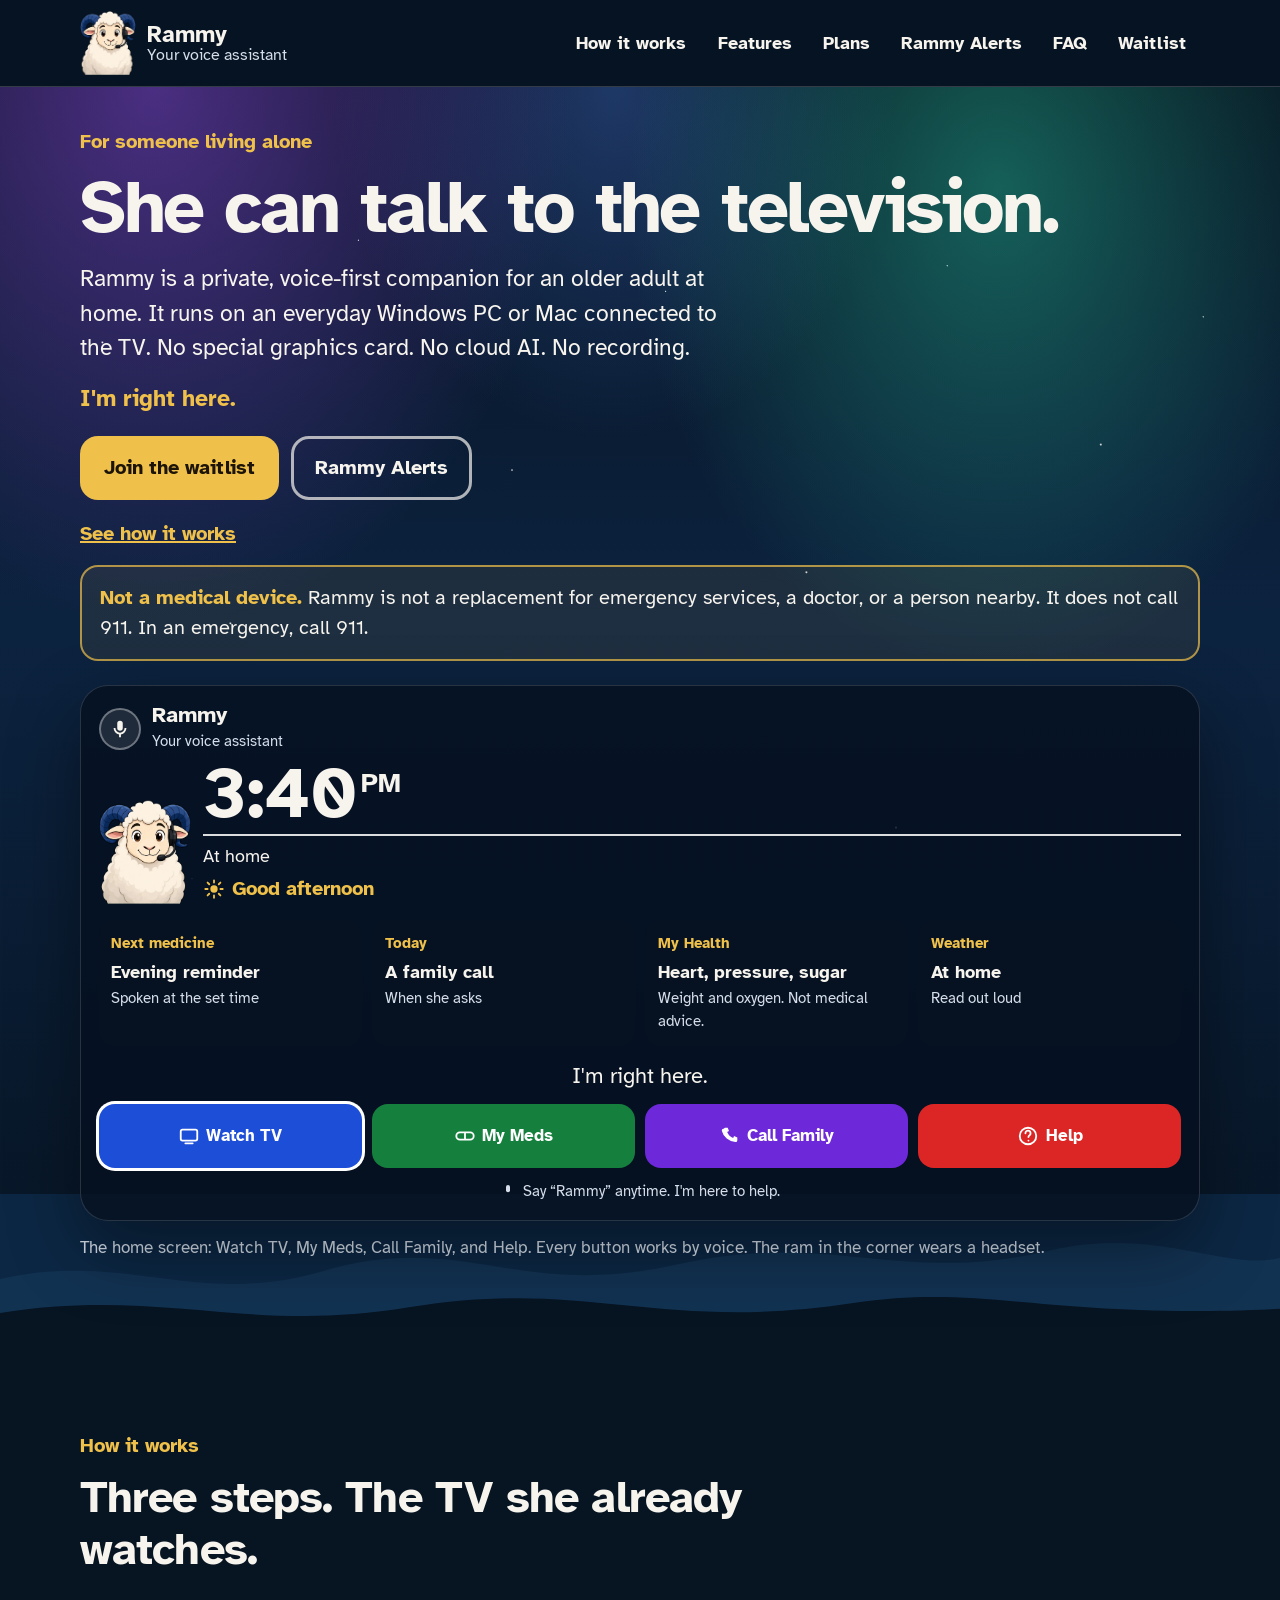
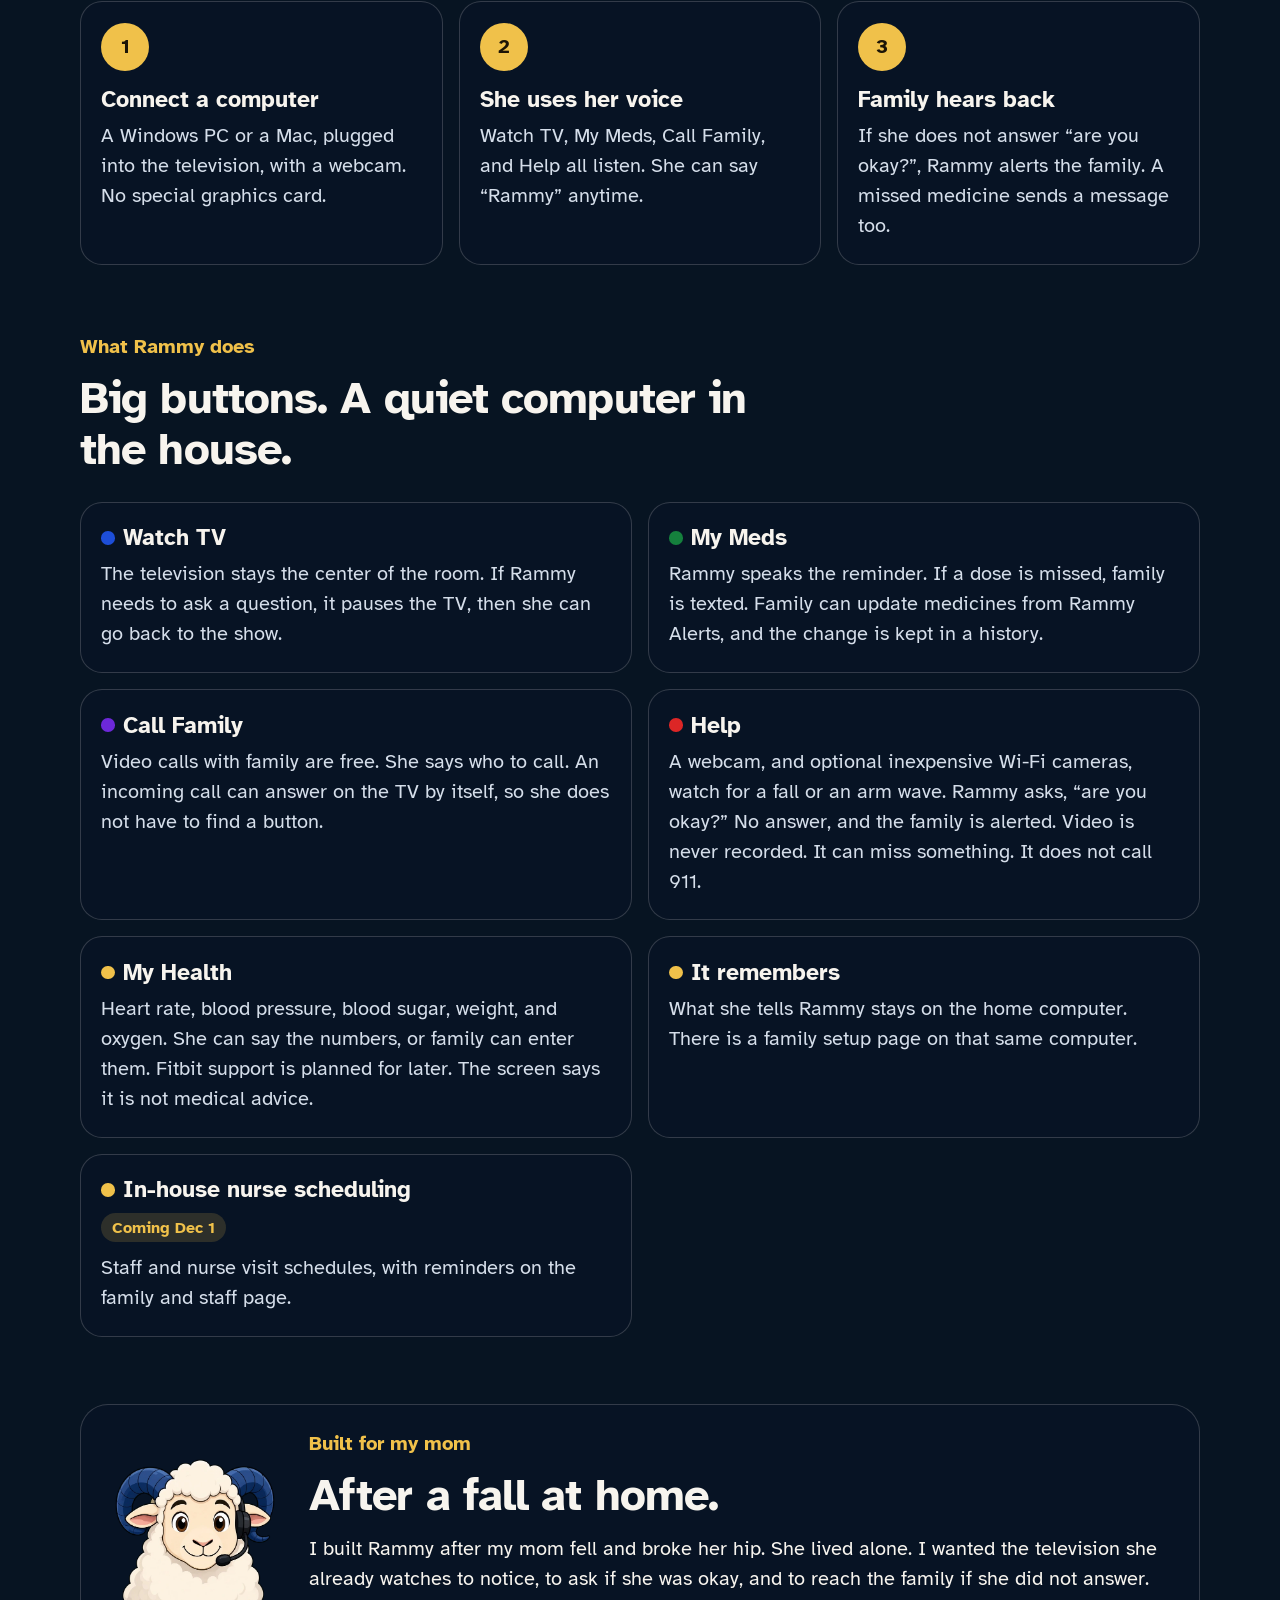
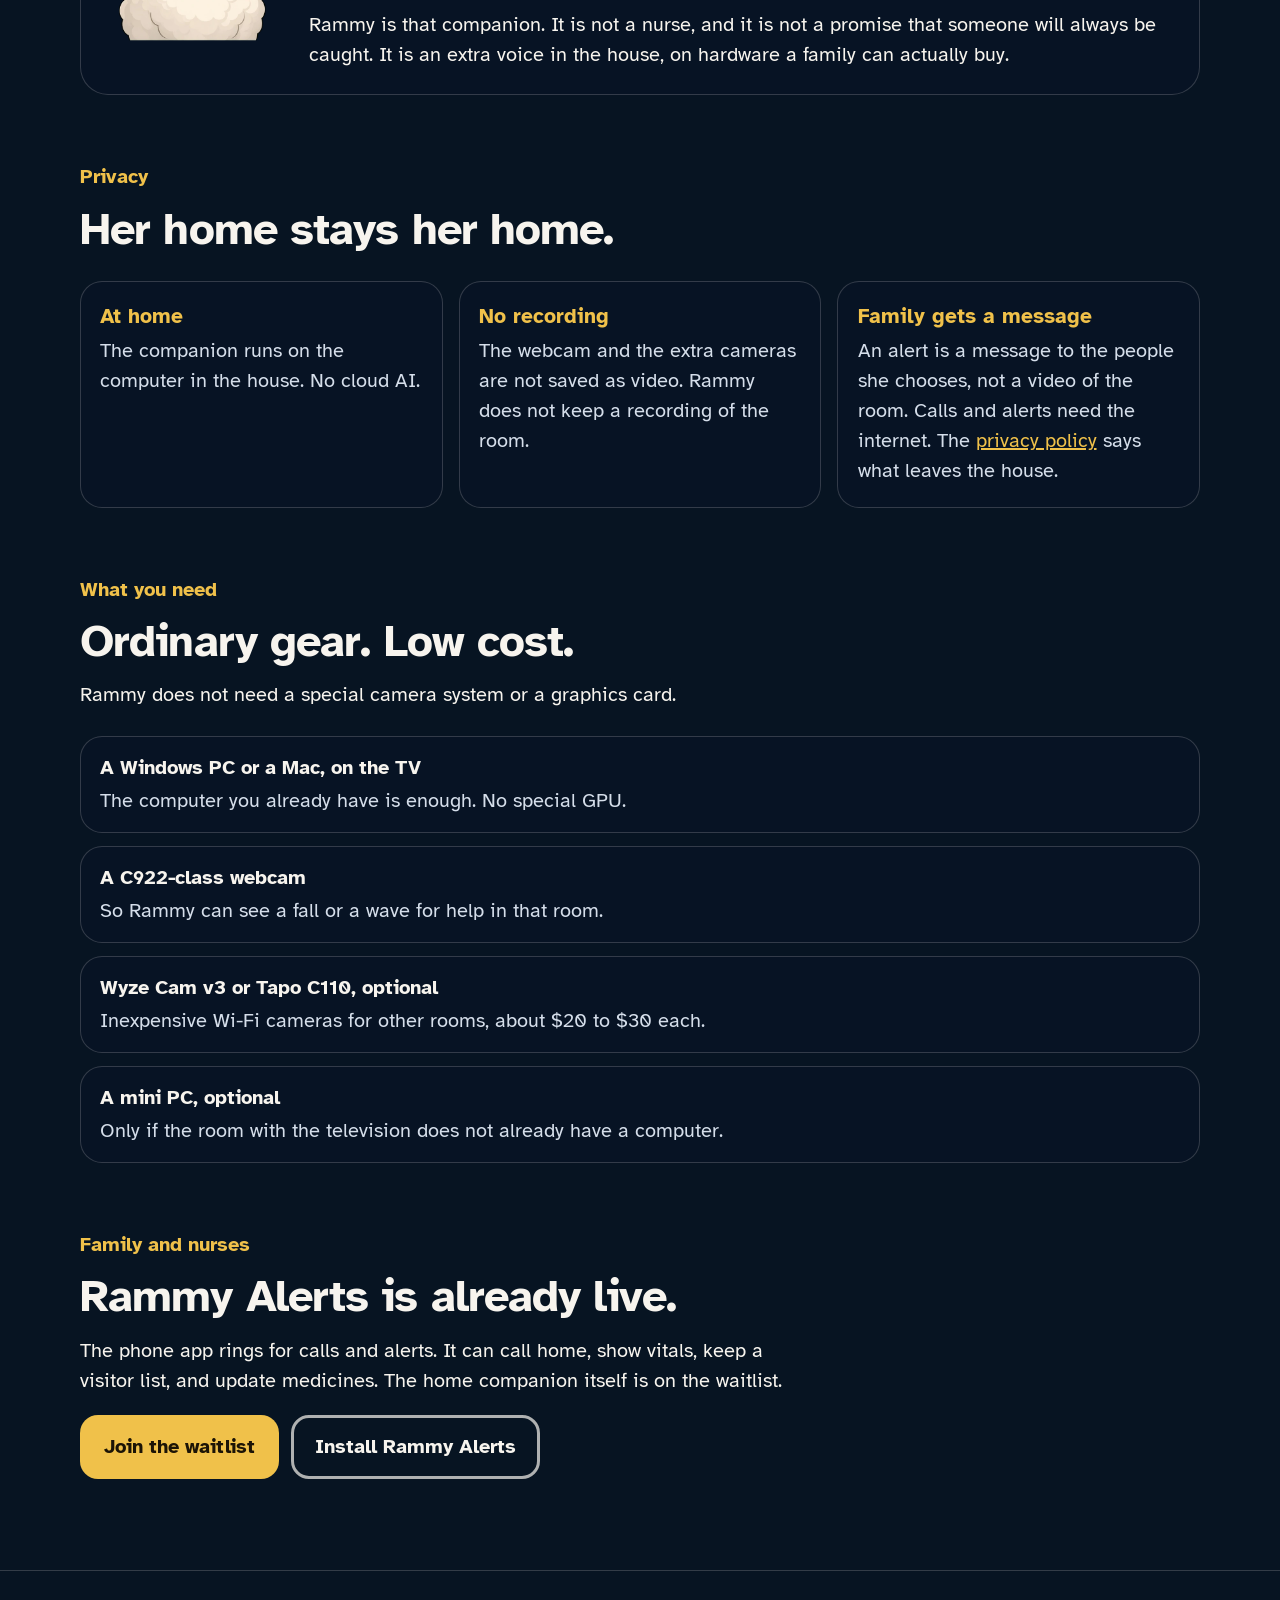
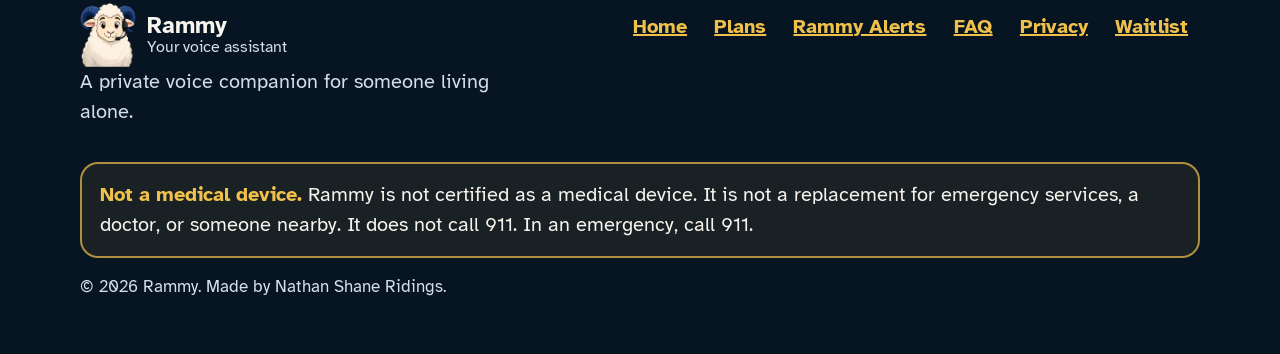
<file: index.html>
<!doctype html>
<html lang="en">
<head>
  <meta charset="utf-8">
  <meta name="viewport" content="width=device-width, initial-scale=1">
  <meta name="theme-color" content="#071422">
  <meta name="color-scheme" content="dark">
  <meta name="description" content="Rammy is a private, voice-first companion for an older adult living alone. It runs on a Windows PC or Mac connected to the TV. No special graphics card. No cloud AI. No recording.">
  <title>Rammy — a voice companion at home</title>
  <link rel="canonical" href="https://rammycare.com/">
  <meta property="og:type" content="website">
  <meta property="og:site_name" content="Rammy">
  <meta property="og:title" content="Rammy — a voice companion at home">
  <meta property="og:description" content="A private voice companion for someone living alone. Four big buttons on the TV. No cloud AI. No recording.">
  <meta property="og:url" content="https://rammycare.com/">
  <meta property="og:image" content="https://rammycare.com/assets/og.png">
  <meta property="og:image:width" content="1200">
  <meta property="og:image:height" content="630">
  <meta property="og:image:alt" content="Rammy the ram, wearing a headset, beside the words A voice at home.">
  <meta name="twitter:card" content="summary_large_image">
  <meta name="twitter:title" content="Rammy — a voice companion at home">
  <meta name="twitter:description" content="A private voice companion for someone living alone. Four big buttons on the TV. No cloud AI. No recording.">
  <meta name="twitter:image" content="https://rammycare.com/assets/og.png">
  <link rel="icon" href="assets/favicon.ico" sizes="any">
  <link rel="icon" href="assets/favicon-32.png" type="image/png" sizes="32x32">
  <link rel="icon" href="assets/icon-192.png" type="image/png" sizes="192x192">
  <link rel="apple-touch-icon" href="assets/apple-touch-icon.png">
  <link rel="preload" href="fonts/AtkinsonHyperlegible-Regular.woff2" as="font" type="font/woff2" crossorigin>
  <link rel="preload" href="fonts/AtkinsonHyperlegible-Bold.woff2" as="font" type="font/woff2" crossorigin>
  <link rel="stylesheet" href="css/site.css">
</head>
<body>
  <a class="skip-link" href="#main">Skip to main content</a>
  <header class="site-header">
    <div class="header-inner">
      <a class="brand" href="#top">
        <img src="assets/ram.webp" alt="" width="56" height="64">
        <span class="brand-text"><strong>Rammy</strong><small>Your voice assistant</small></span>
      </a>
      <nav aria-label="Primary">
        <ul class="nav-list">
          <li><a href="#how">How it works</a></li>
          <li><a href="#features">Features</a></li>
          <li><a href="plans/">Plans</a></li>
          <li><a href="alerts/">Rammy Alerts</a></li>
          <li><a href="faq/">FAQ</a></li>
          <li><a href="contact/">Waitlist</a></li>
        </ul>
      </nav>
    </div>
  </header>

  <main id="main">
    <section class="hero" id="top">
      <div class="aurora" aria-hidden="true"></div>
      <div class="stars" aria-hidden="true"></div>
      <svg class="hills" viewBox="0 0 1440 240" preserveAspectRatio="none" aria-hidden="true">
        <rect width="1440" height="240" fill="#0c2744"/>
        <path fill="#123252" d="M0 120c140-40 220 40 360-10 160-60 220 40 400-10 180-50 250 30 420-20 120-36 200 30 260 10v150H0z"/>
        <path fill="#071422" d="M0 168c180-36 280 30 460-8 200-42 280 36 500-6 150-28 220 24 480 8v78H0z"/>
      </svg>
      <div class="wrap hero-copy">
        <p class="kicker">For someone living alone</p>
        <h1>She can talk to the television.</h1>
        <p class="lead">Rammy is a private, voice-first companion for an older adult at home. It runs on an everyday Windows PC or Mac connected to the TV. No special graphics card. No cloud AI. No recording.</p>
        <p class="here">I'm right here.</p>
        <div class="hero-actions">
          <a class="button gold" href="contact/">Join the waitlist</a>
          <a class="button ghost" href="alerts/">Rammy Alerts</a>
        </div>
        <p><a class="text-link" href="#how">See how it works</a></p>
        <p class="disclaimer"><strong>Not a medical device.</strong> Rammy is not a replacement for emergency services, a doctor, or a person nearby. It does not call 911. In an emergency, call 911.</p>
      </div>
      <div class="wrap">
        <figure class="hero-figure">
          <div class="tv" aria-hidden="true">
            <div class="wordmark">
              <span class="mic-badge">
                <svg viewBox="0 0 24 24"><path fill="currentColor" d="M12 14a3 3 0 0 0 3-3V6a3 3 0 0 0-6 0v5a3 3 0 0 0 3 3zm5-3a5 5 0 0 1-10 0H5a7 7 0 0 0 6 6.92V21h2v-3.08A7 7 0 0 0 19 11z"/></svg>
              </span>
              <span><strong>Rammy</strong><small>Your voice assistant</small></span>
            </div>
            <div class="tv-head">
              <img class="tv-ram" src="assets/ram.webp" alt="">
              <div>
                <p class="clock">3:40<span>PM</span></p>
                <hr class="rule">
                <p class="day">At home</p>
                <p class="greet">
                  <svg viewBox="0 0 24 24" aria-hidden="true"><circle cx="12" cy="12" r="4" fill="currentColor"/><path stroke="currentColor" stroke-width="2" stroke-linecap="round" d="M12 2.5v2.5M12 19v2.5M2.5 12H5M19 12h2.5M5 5l1.8 1.8M17.2 17.2 19 19M19 5l-1.8 1.8M6.8 17.2 5 19"/></svg>
                  Good afternoon
                </p>
              </div>
            </div>
            <div class="tv-cards">
              <div class="tv-card">
                <p class="label">Next medicine</p>
                <strong>Evening reminder</strong>
                <p>Spoken at the set time</p>
              </div>
              <div class="tv-card">
                <p class="label">Today</p>
                <strong>A family call</strong>
                <p>When she asks</p>
              </div>
              <div class="tv-card">
                <p class="label">My Health</p>
                <strong>Heart, pressure, sugar</strong>
                <p>Weight and oxygen. Not medical advice.</p>
              </div>
              <div class="tv-card">
                <p class="label">Weather</p>
                <strong>At home</strong>
                <p>Read out loud</p>
              </div>
            </div>
            <p class="im-here">I'm right here.</p>
            <div class="tv-buttons">
              <div class="tb watch"><svg viewBox="0 0 24 24" aria-hidden="true"><rect x="3" y="5" width="18" height="12" rx="2" fill="none" stroke="currentColor" stroke-width="2"/><path d="M8 20h8" stroke="currentColor" stroke-width="2" stroke-linecap="round"/></svg> Watch TV</div>
              <div class="tb meds"><svg viewBox="0 0 24 24" aria-hidden="true"><rect x="2.5" y="8" width="19" height="8" rx="4" fill="none" stroke="currentColor" stroke-width="2"/><path d="M12 8v8" stroke="currentColor" stroke-width="2"/></svg> My Meds</div>
              <div class="tb call"><svg viewBox="0 0 24 24" aria-hidden="true"><path fill="currentColor" d="M6.5 3h3l1.4 3.6-2 .9a12 12 0 0 0 6.6 6.6l.9-2L20 13.5v3a2 2 0 0 1-2.2 2A16.5 16.5 0 0 1 3 6.2 2 2 0 0 1 5 4.1l1.5-1.1z"/></svg> Call Family</div>
              <div class="tb help"><svg viewBox="0 0 24 24" aria-hidden="true"><circle cx="12" cy="12" r="9" fill="none" stroke="currentColor" stroke-width="2"/><path d="M9.2 9a2.8 2.8 0 1 1 4.5 2.2c-.8.5-1.2 1-1.2 2" fill="none" stroke="currentColor" stroke-width="2" stroke-linecap="round"/><circle cx="12.5" cy="17" r="1" fill="currentColor"/></svg> Help</div>
            </div>
            <p class="say"><svg viewBox="0 0 24 24" aria-hidden="true"><path fill="currentColor" d="M12 14a3 3 0 0 0 3-3V6a3 3 0 0 0-6 0v5a3 3 0 0 0 3 3z"/></svg> Say “Rammy” anytime. I'm here to help.</p>
          </div>
          <figcaption>The home screen: Watch TV, My Meds, Call Family, and Help. Every button works by voice. The ram in the corner wears a headset.</figcaption>
        </figure>
      </div>
    </section>

    <section class="section" id="how">
      <div class="wrap">
        <div class="intro">
          <p class="kicker">How it works</p>
          <h2>Three steps. The TV she already watches.</h2>
        </div>
        <ol class="steps">
          <li>
            <span class="num">1</span>
            <h3>Connect a computer</h3>
            <p>A Windows PC or a Mac, plugged into the television, with a webcam. No special graphics card.</p>
          </li>
          <li>
            <span class="num">2</span>
            <h3>She uses her voice</h3>
            <p>Watch TV, My Meds, Call Family, and Help all listen. She can say “Rammy” anytime.</p>
          </li>
          <li>
            <span class="num">3</span>
            <h3>Family hears back</h3>
            <p>If she does not answer “are you okay?”, Rammy alerts the family. A missed medicine sends a message too.</p>
          </li>
        </ol>
      </div>
    </section>

    <section class="section" id="features">
      <div class="wrap">
        <div class="intro">
          <p class="kicker">What Rammy does</p>
          <h2>Big buttons. A quiet computer in the house.</h2>
        </div>
        <div class="cards">
          <article class="card" id="television">
            <h3><span class="dot watch" aria-hidden="true"></span> Watch TV</h3>
            <p>The television stays the center of the room. If Rammy needs to ask a question, it pauses the TV, then she can go back to the show.</p>
          </article>
          <article class="card" id="medicine">
            <h3><span class="dot meds" aria-hidden="true"></span> My Meds</h3>
            <p>Rammy speaks the reminder. If a dose is missed, family is texted. Family can update medicines from Rammy Alerts, and the change is kept in a history.</p>
          </article>
          <article class="card" id="calls">
            <h3><span class="dot call" aria-hidden="true"></span> Call Family</h3>
            <p>Video calls with family are free. She says who to call. An incoming call can answer on the TV by itself, so she does not have to find a button.</p>
          </article>
          <article class="card" id="help-detection">
            <h3><span class="dot help" aria-hidden="true"></span> Help</h3>
            <p>A webcam, and optional inexpensive Wi-Fi cameras, watch for a fall or an arm wave. Rammy asks, “are you okay?” No answer, and the family is alerted. Video is never recorded. It can miss something. It does not call 911.</p>
          </article>
          <article class="card" id="health">
            <h3><span class="dot gold" aria-hidden="true"></span> My Health</h3>
            <p>Heart rate, blood pressure, blood sugar, weight, and oxygen. She can say the numbers, or family can enter them. Fitbit support is planned for later. The screen says it is not medical advice.</p>
          </article>
          <article class="card" id="memory">
            <h3><span class="dot gold" aria-hidden="true"></span> It remembers</h3>
            <p>What she tells Rammy stays on the home computer. There is a family setup page on that same computer.</p>
          </article>
          <article class="card" id="nurse-scheduling">
            <h3><span class="dot gold" aria-hidden="true"></span> In-house nurse scheduling</h3>
            <p class="soon">Coming Dec 1</p>
            <p>Staff and nurse visit schedules, with reminders on the family and staff page.</p>
          </article>
        </div>
      </div>
    </section>

    <section class="section" id="story">
      <div class="wrap">
        <div class="story-grid">
          <img src="assets/ram.webp" width="200" height="228" alt="Rammy, a smiling ram with blue horns and a black headset.">
          <div>
            <p class="kicker">Built for my mom</p>
            <h2>After a fall at home.</h2>
            <p>I built Rammy after my mom fell and broke her hip. She lived alone. I wanted the television she already watches to notice, to ask if she was okay, and to reach the family if she did not answer.</p>
            <p>Rammy is that companion. It is not a nurse, and it is not a promise that someone will always be caught. It is an extra voice in the house, on hardware a family can actually buy.</p>
          </div>
        </div>
      </div>
    </section>

    <section class="section" id="privacy-home">
      <div class="wrap">
        <div class="intro">
          <p class="kicker">Privacy</p>
          <h2>Her home stays her home.</h2>
        </div>
        <ul class="points">
          <li class="point">
            <h3>At home</h3>
            <p>The companion runs on the computer in the house. No cloud AI.</p>
          </li>
          <li class="point">
            <h3>No recording</h3>
            <p>The webcam and the extra cameras are not saved as video. Rammy does not keep a recording of the room.</p>
          </li>
          <li class="point">
            <h3>Family gets a message</h3>
            <p>An alert is a message to the people she chooses, not a video of the room. Calls and alerts need the internet. The <a href="privacy/">privacy policy</a> says what leaves the house.</p>
          </li>
        </ul>
      </div>
    </section>

    <section class="section" id="hardware">
      <div class="wrap">
        <div class="intro">
          <p class="kicker">What you need</p>
          <h2>Ordinary gear. Low cost.</h2>
          <p>Rammy does not need a special camera system or a graphics card.</p>
        </div>
        <ul class="gear">
          <li>
            <strong>A Windows PC or a Mac, on the TV</strong>
            <span>The computer you already have is enough. No special GPU.</span>
          </li>
          <li>
            <strong>A C922-class webcam</strong>
            <span>So Rammy can see a fall or a wave for help in that room.</span>
          </li>
          <li>
            <strong>Wyze Cam v3 or Tapo C110, optional</strong>
            <span>Inexpensive Wi-Fi cameras for other rooms, about $20 to $30 each.</span>
          </li>
          <li>
            <strong>A mini PC, optional</strong>
            <span>Only if the room with the television does not already have a computer.</span>
          </li>
        </ul>
      </div>
    </section>

    <section class="section close" id="waitlist">
      <div class="wrap">
        <p class="kicker">Family and nurses</p>
        <h2>Rammy Alerts is already live.</h2>
        <p class="narrow">The phone app rings for calls and alerts. It can call home, show vitals, keep a visitor list, and update medicines. The home companion itself is on the waitlist.</p>
        <div class="close-actions">
          <a class="button gold" href="contact/">Join the waitlist</a>
          <a class="button ghost" href="alerts/">Install Rammy Alerts</a>
        </div>
      </div>
    </section>
  </main>

  <footer class="site-footer">
    <div class="wrap footer-grid">
      <div>
        <a class="brand" href="#top">
          <img src="assets/ram.webp" alt="" width="56" height="64">
          <span class="brand-text"><strong>Rammy</strong><small>Your voice assistant</small></span>
        </a>
        <p class="footer-note">A private voice companion for someone living alone.</p>
      </div>
      <nav aria-label="Footer">
        <ul class="footer-links">
          <li><a href="#top">Home</a></li>
          <li><a href="plans/">Plans</a></li>
          <li><a href="alerts/">Rammy Alerts</a></li>
          <li><a href="faq/">FAQ</a></li>
          <li><a href="privacy/">Privacy</a></li>
          <li><a href="contact/">Waitlist</a></li>
        </ul>
      </nav>
    </div>
    <div class="wrap">
      <p class="disclaimer"><strong>Not a medical device.</strong> Rammy is not certified as a medical device. It is not a replacement for emergency services, a doctor, or someone nearby. It does not call 911. In an emergency, call 911.</p>
      <p class="legal">© 2026 Rammy. Made by Nathan Shane Ridings.</p>
    </div>
  </footer>
</body>
</html>
</file>
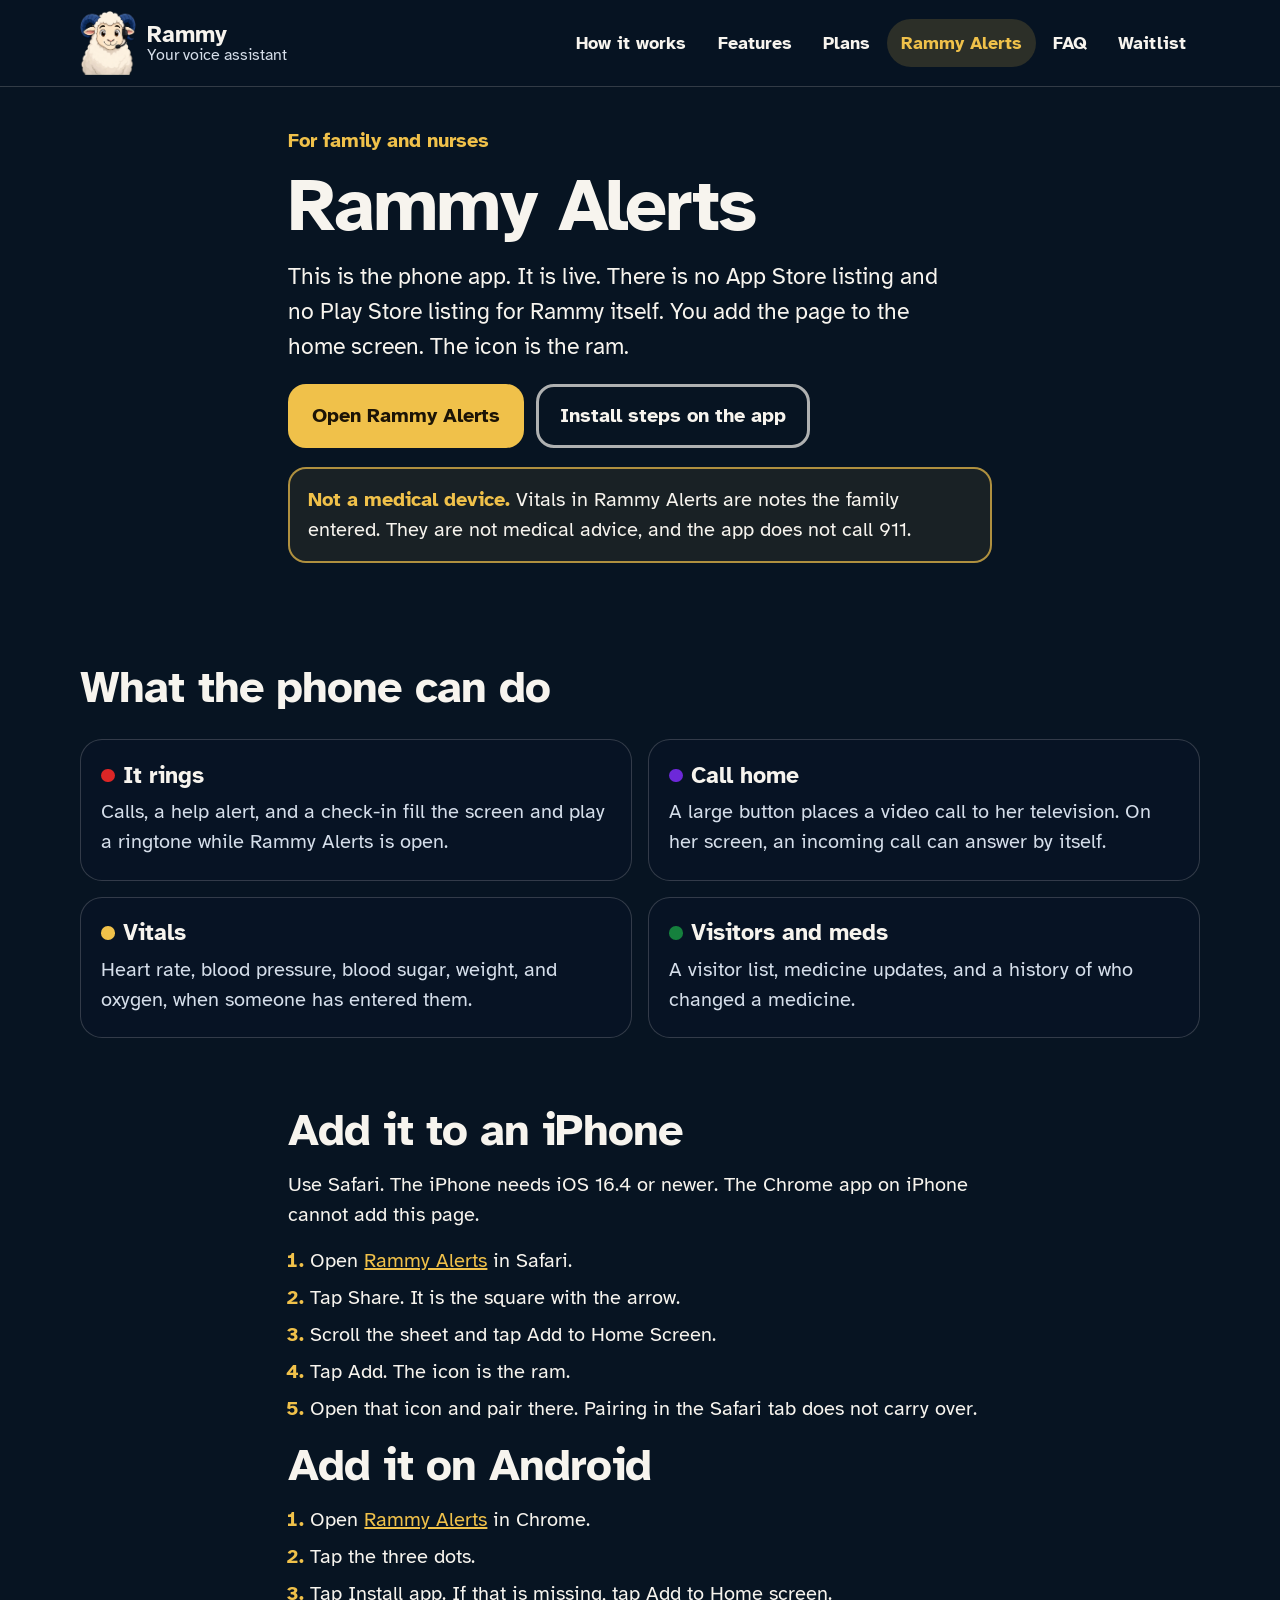
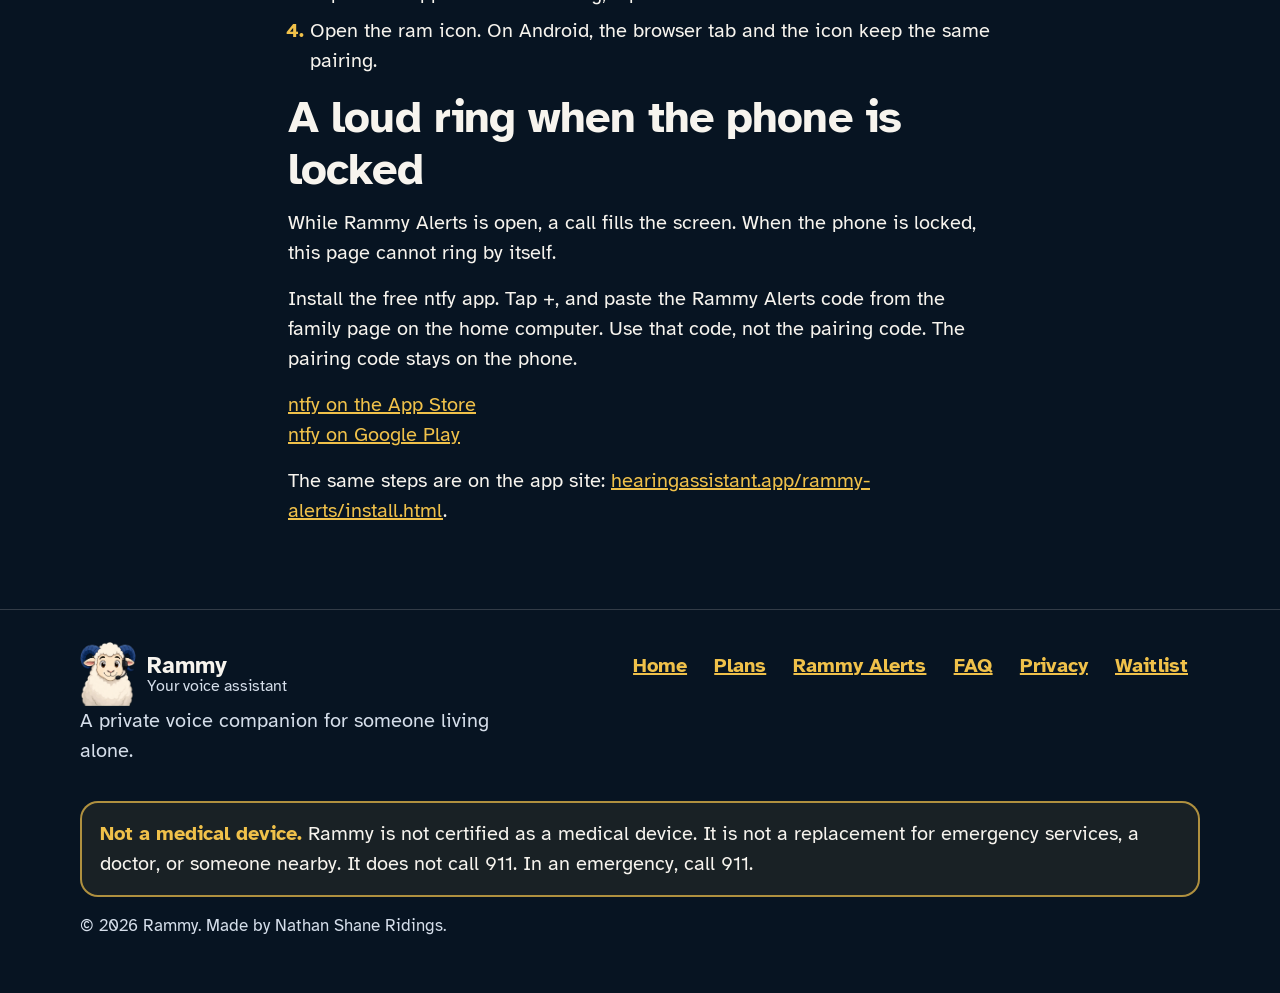
<file: alerts/index.html>
<!doctype html>
<html lang="en">
<head>
  <meta charset="utf-8">
  <meta name="viewport" content="width=device-width, initial-scale=1">
  <meta name="theme-color" content="#071422">
  <meta name="color-scheme" content="dark">
  <meta name="description" content="Rammy Alerts is the live phone app for family and nurses. It rings for calls and alerts, calls home, shows vitals, keeps a visitor list, and updates medicines.">
  <title>Rammy Alerts — Rammy</title>
  <link rel="canonical" href="https://rammycare.com/alerts/">
  <meta property="og:type" content="website">
  <meta property="og:site_name" content="Rammy">
  <meta property="og:title" content="Rammy Alerts">
  <meta property="og:description" content="The phone app for family and nurses. Rings for calls and alerts. Live now.">
  <meta property="og:url" content="https://rammycare.com/alerts/">
  <meta property="og:image" content="https://rammycare.com/assets/og.png">
  <meta property="og:image:alt" content="Rammy the ram, wearing a headset, beside the words A voice at home.">
  <meta name="twitter:card" content="summary_large_image">
  <meta name="twitter:title" content="Rammy Alerts">
  <meta name="twitter:description" content="The phone app for family and nurses. Rings for calls and alerts. Live now.">
  <meta name="twitter:image" content="https://rammycare.com/assets/og.png">
  <link rel="icon" href="../assets/favicon.ico" sizes="any">
  <link rel="icon" href="../assets/favicon-32.png" type="image/png" sizes="32x32">
  <link rel="icon" href="../assets/icon-192.png" type="image/png" sizes="192x192">
  <link rel="apple-touch-icon" href="../assets/apple-touch-icon.png">
  <link rel="stylesheet" href="../css/site.css">
</head>
<body>
  <a class="skip-link" href="#main">Skip to main content</a>
  <header class="site-header">
    <div class="header-inner">
      <a class="brand" href="../">
        <img src="../assets/ram.webp" alt="" width="56" height="64">
        <span class="brand-text"><strong>Rammy</strong><small>Your voice assistant</small></span>
      </a>
      <nav aria-label="Primary">
        <ul class="nav-list">
          <li><a href="../#how">How it works</a></li>
          <li><a href="../#features">Features</a></li>
          <li><a href="../plans/">Plans</a></li>
          <li><a href="./" aria-current="page">Rammy Alerts</a></li>
          <li><a href="../faq/">FAQ</a></li>
          <li><a href="../contact/">Waitlist</a></li>
        </ul>
      </nav>
    </div>
  </header>

  <main id="main">
    <section class="page-hero">
      <div class="wrap narrow">
        <p class="kicker">For family and nurses</p>
        <h1>Rammy Alerts</h1>
        <p class="lead">This is the phone app. It is live. There is no App Store listing and no Play Store listing for Rammy itself. You add the page to the home screen. The icon is the ram.</p>
        <div class="hero-actions">
          <a class="button gold" href="https://hearingassistant.app/rammy-alerts/">Open Rammy Alerts</a>
          <a class="button ghost" href="https://hearingassistant.app/rammy-alerts/install.html">Install steps on the app</a>
        </div>
        <p class="disclaimer"><strong>Not a medical device.</strong> Vitals in Rammy Alerts are notes the family entered. They are not medical advice, and the app does not call 911.</p>
      </div>
    </section>

    <section class="section">
      <div class="wrap">
        <div class="intro">
          <h2>What the phone can do</h2>
        </div>
        <div class="cards">
          <article class="card">
            <h3><span class="dot help" aria-hidden="true"></span> It rings</h3>
            <p>Calls, a help alert, and a check-in fill the screen and play a ringtone while Rammy Alerts is open.</p>
          </article>
          <article class="card">
            <h3><span class="dot call" aria-hidden="true"></span> Call home</h3>
            <p>A large button places a video call to her television. On her screen, an incoming call can answer by itself.</p>
          </article>
          <article class="card">
            <h3><span class="dot gold" aria-hidden="true"></span> Vitals</h3>
            <p>Heart rate, blood pressure, blood sugar, weight, and oxygen, when someone has entered them.</p>
          </article>
          <article class="card">
            <h3><span class="dot meds" aria-hidden="true"></span> Visitors and meds</h3>
            <p>A visitor list, medicine updates, and a history of who changed a medicine.</p>
          </article>
        </div>
      </div>
    </section>

    <section class="section">
      <div class="wrap narrow">
        <h2>Add it to an iPhone</h2>
        <p>Use Safari. The iPhone needs iOS 16.4 or newer. The Chrome app on iPhone cannot add this page.</p>
        <ol class="steps-list">
          <li>Open <a href="https://hearingassistant.app/rammy-alerts/">Rammy Alerts</a> in Safari.</li>
          <li>Tap Share. It is the square with the arrow.</li>
          <li>Scroll the sheet and tap Add to Home Screen.</li>
          <li>Tap Add. The icon is the ram.</li>
          <li>Open that icon and pair there. Pairing in the Safari tab does not carry over.</li>
        </ol>

        <h2>Add it on Android</h2>
        <ol class="steps-list">
          <li>Open <a href="https://hearingassistant.app/rammy-alerts/">Rammy Alerts</a> in Chrome.</li>
          <li>Tap the three dots.</li>
          <li>Tap Install app. If that is missing, tap Add to Home screen.</li>
          <li>Open the ram icon. On Android, the browser tab and the icon keep the same pairing.</li>
        </ol>

        <h2>A loud ring when the phone is locked</h2>
        <p>While Rammy Alerts is open, a call fills the screen. When the phone is locked, this page cannot ring by itself.</p>
        <p>Install the free ntfy app. Tap +, and paste the Rammy Alerts code from the family page on the home computer. Use that code, not the pairing code. The pairing code stays on the phone.</p>
        <p>
          <a href="https://apps.apple.com/app/ntfy/id1625396347">ntfy on the App Store</a><br>
          <a href="https://play.google.com/store/apps/details?id=io.heckel.ntfy">ntfy on Google Play</a>
        </p>
        <p>The same steps are on the app site: <a href="https://hearingassistant.app/rammy-alerts/install.html">hearingassistant.app/rammy-alerts/install.html</a>.</p>
      </div>
    </section>
  </main>

  <footer class="site-footer">
    <div class="wrap footer-grid">
      <div>
        <a class="brand" href="../">
          <img src="../assets/ram.webp" alt="" width="56" height="64">
          <span class="brand-text"><strong>Rammy</strong><small>Your voice assistant</small></span>
        </a>
        <p class="footer-note">A private voice companion for someone living alone.</p>
      </div>
      <nav aria-label="Footer">
        <ul class="footer-links">
          <li><a href="../">Home</a></li>
          <li><a href="../plans/">Plans</a></li>
          <li><a href="./" aria-current="page">Rammy Alerts</a></li>
          <li><a href="../faq/">FAQ</a></li>
          <li><a href="../privacy/">Privacy</a></li>
          <li><a href="../contact/">Waitlist</a></li>
        </ul>
      </nav>
    </div>
    <div class="wrap">
      <p class="disclaimer"><strong>Not a medical device.</strong> Rammy is not certified as a medical device. It is not a replacement for emergency services, a doctor, or someone nearby. It does not call 911. In an emergency, call 911.</p>
      <p class="legal">© 2026 Rammy. Made by Nathan Shane Ridings.</p>
    </div>
  </footer>
</body>
</html>
</file>
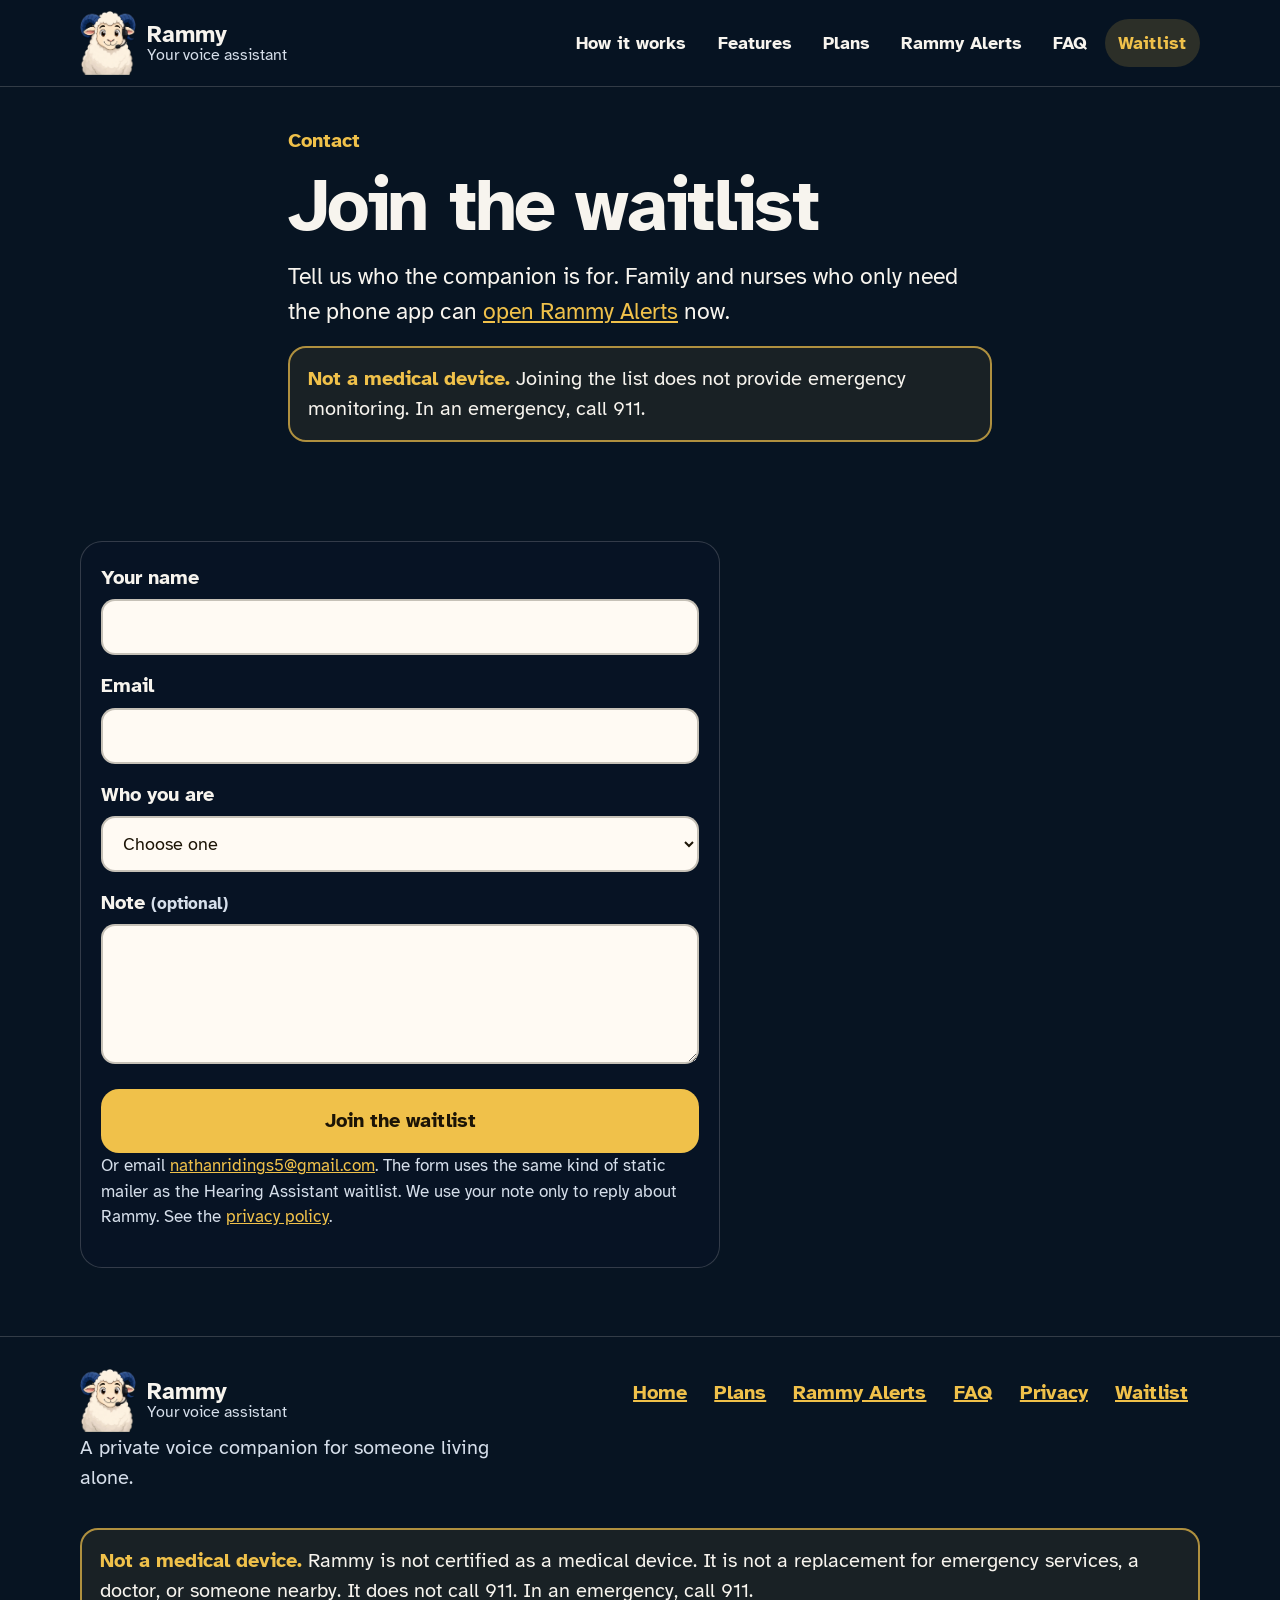
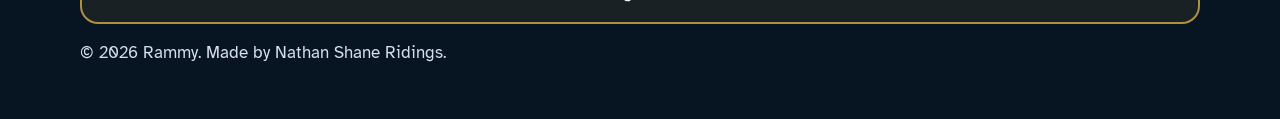
<file: contact/index.html>
<!doctype html>
<html lang="en">
<head>
  <meta charset="utf-8">
  <meta name="viewport" content="width=device-width, initial-scale=1">
  <meta name="theme-color" content="#071422">
  <meta name="color-scheme" content="dark">
  <meta name="description" content="Join the Rammy waitlist or send a note. Rammy is a voice companion for an older adult living alone.">
  <title>Join the waitlist — Rammy</title>
  <link rel="canonical" href="https://rammycare.com/contact/">
  <meta property="og:type" content="website">
  <meta property="og:site_name" content="Rammy">
  <meta property="og:title" content="Join the Rammy waitlist">
  <meta property="og:description" content="Ask about Rammy for someone living alone.">
  <meta property="og:url" content="https://rammycare.com/contact/">
  <meta property="og:image" content="https://rammycare.com/assets/og.png">
  <meta property="og:image:alt" content="Rammy the ram, wearing a headset, beside the words A voice at home.">
  <meta name="twitter:card" content="summary_large_image">
  <meta name="twitter:title" content="Join the Rammy waitlist">
  <meta name="twitter:description" content="Ask about Rammy for someone living alone.">
  <meta name="twitter:image" content="https://rammycare.com/assets/og.png">
  <link rel="icon" href="../assets/favicon.ico" sizes="any">
  <link rel="icon" href="../assets/favicon-32.png" type="image/png" sizes="32x32">
  <link rel="icon" href="../assets/icon-192.png" type="image/png" sizes="192x192">
  <link rel="apple-touch-icon" href="../assets/apple-touch-icon.png">
  <link rel="stylesheet" href="../css/site.css">
</head>
<body>
  <a class="skip-link" href="#main">Skip to main content</a>
  <header class="site-header">
    <div class="header-inner">
      <a class="brand" href="../">
        <img src="../assets/ram.webp" alt="" width="56" height="64">
        <span class="brand-text"><strong>Rammy</strong><small>Your voice assistant</small></span>
      </a>
      <nav aria-label="Primary">
        <ul class="nav-list">
          <li><a href="../#how">How it works</a></li>
          <li><a href="../#features">Features</a></li>
          <li><a href="../plans/">Plans</a></li>
          <li><a href="../alerts/">Rammy Alerts</a></li>
          <li><a href="../faq/">FAQ</a></li>
          <li><a href="./" aria-current="page">Waitlist</a></li>
        </ul>
      </nav>
    </div>
  </header>

  <main id="main">
    <section class="page-hero">
      <div class="wrap narrow">
        <p class="kicker">Contact</p>
        <h1>Join the waitlist</h1>
        <p class="lead">Tell us who the companion is for. Family and nurses who only need the phone app can <a href="../alerts/">open Rammy Alerts</a> now.</p>
        <p class="disclaimer"><strong>Not a medical device.</strong> Joining the list does not provide emergency monitoring. In an emergency, call 911.</p>
      </div>
    </section>

    <section class="section" id="waitlist">
      <div class="wrap">
        <p id="plan-note" class="callout" hidden></p>
        <form id="rammy-waitlist" class="form-card" novalidate>
          <label for="name">Your name</label>
          <input id="name" name="name" type="text" autocomplete="name" required maxlength="200">

          <label for="email">Email</label>
          <input id="email" name="email" type="email" autocomplete="email" required maxlength="200" inputmode="email" spellcheck="false">

          <label for="who">Who you are</label>
          <select id="who" name="who" required>
            <option value="">Choose one</option>
            <option>A family member</option>
            <option>An older adult</option>
            <option>A nurse or care home</option>
            <option>Something else</option>
          </select>

          <label for="note">Note <span class="hint">(optional)</span></label>
          <textarea id="note" name="message" maxlength="2000"></textarea>

          <div class="hp" aria-hidden="true">
            <label for="company">Company</label>
            <input id="company" name="_honey" type="text" tabindex="-1" autocomplete="off">
          </div>

          <button class="button gold" type="submit">Join the waitlist</button>
          <p id="form-message" class="form-message" role="status" aria-live="polite" hidden></p>
          <p class="hint">Or email <a href="mailto:nathanridings5@gmail.com">nathanridings5@gmail.com</a>. The form uses the same kind of static mailer as the Hearing Assistant waitlist. We use your note only to reply about Rammy. See the <a href="../privacy/">privacy policy</a>.</p>
        </form>
        <noscript>
          <p class="callout">Email <a href="mailto:nathanridings5@gmail.com">nathanridings5@gmail.com</a> and include your name and how we can help.</p>
        </noscript>
      </div>
    </section>
  </main>

  <footer class="site-footer">
    <div class="wrap footer-grid">
      <div>
        <a class="brand" href="../">
          <img src="../assets/ram.webp" alt="" width="56" height="64">
          <span class="brand-text"><strong>Rammy</strong><small>Your voice assistant</small></span>
        </a>
        <p class="footer-note">A private voice companion for someone living alone.</p>
      </div>
      <nav aria-label="Footer">
        <ul class="footer-links">
          <li><a href="../">Home</a></li>
          <li><a href="../plans/">Plans</a></li>
          <li><a href="../alerts/">Rammy Alerts</a></li>
          <li><a href="../faq/">FAQ</a></li>
          <li><a href="../privacy/">Privacy</a></li>
          <li><a href="./" aria-current="page">Waitlist</a></li>
        </ul>
      </nav>
    </div>
    <div class="wrap">
      <p class="disclaimer"><strong>Not a medical device.</strong> Rammy is not certified as a medical device. It is not a replacement for emergency services, a doctor, or someone nearby. It does not call 911. In an emergency, call 911.</p>
      <p class="legal">© 2026 Rammy. Made by Nathan Shane Ridings.</p>
    </div>
  </footer>
  <script src="../js/waitlist.js"></script>
</body>
</html>
</file>
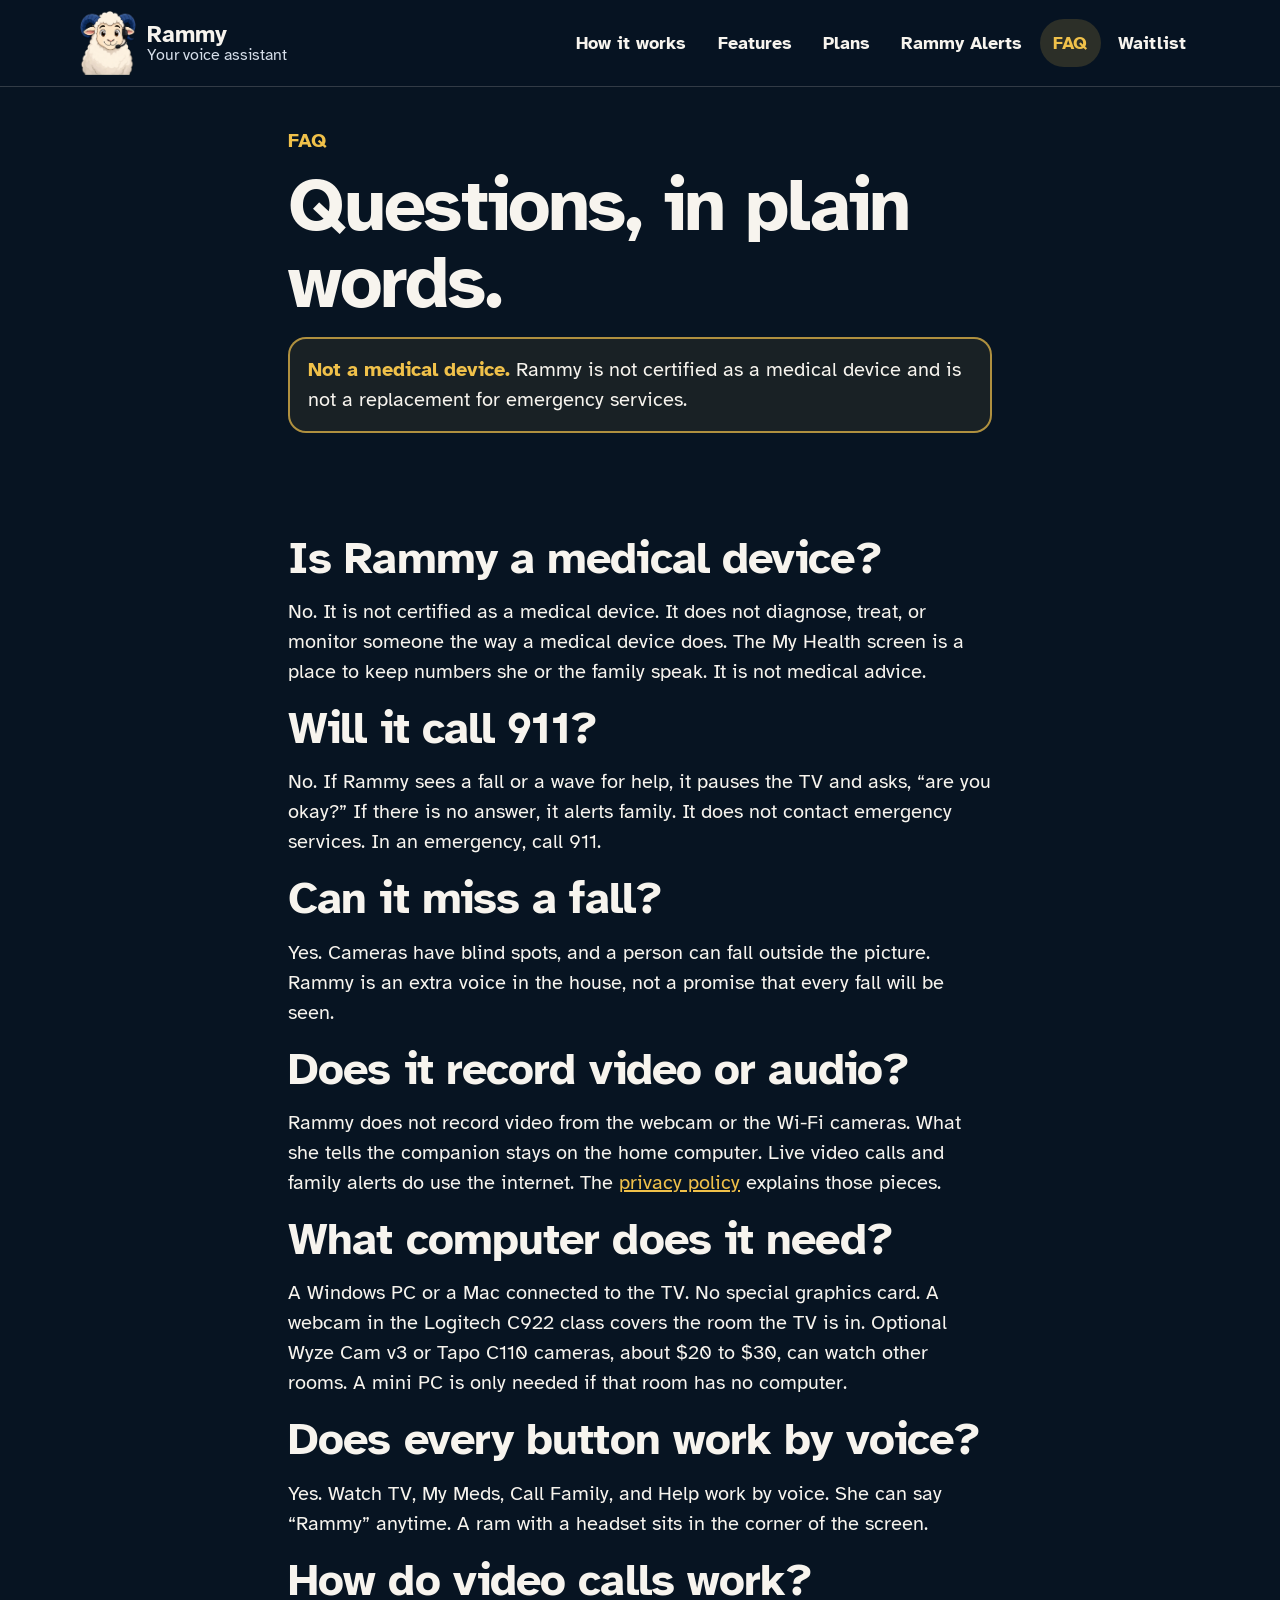
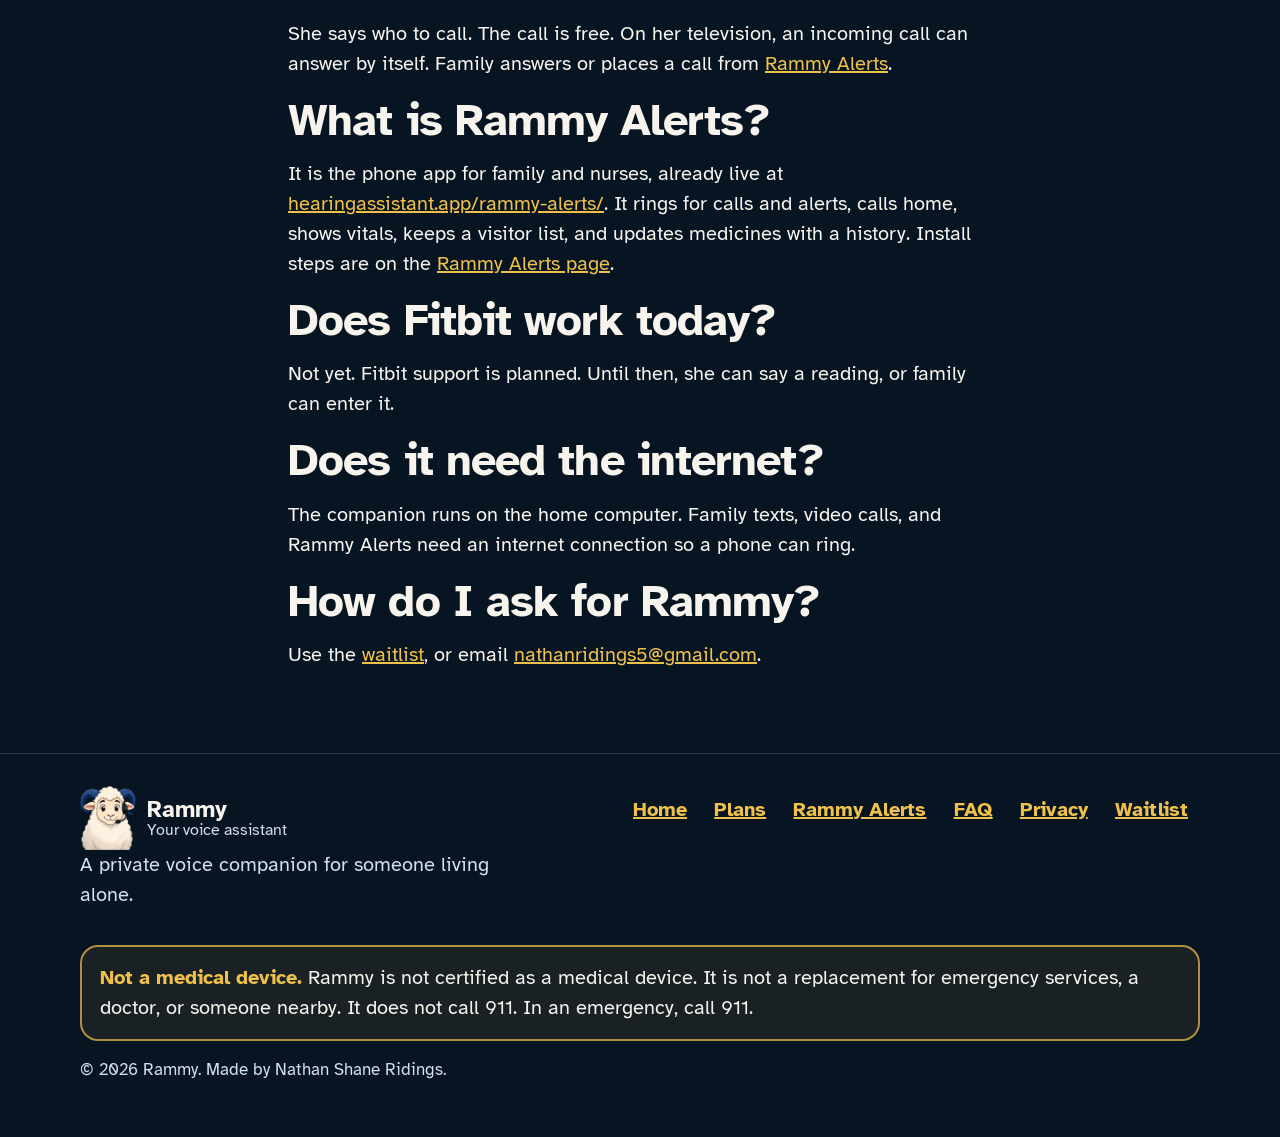
<file: faq/index.html>
<!doctype html>
<html lang="en">
<head>
  <meta charset="utf-8">
  <meta name="viewport" content="width=device-width, initial-scale=1">
  <meta name="theme-color" content="#071422">
  <meta name="color-scheme" content="dark">
  <meta name="description" content="Common questions about Rammy: it is not a medical device, it does not call 911, and it does not record video.">
  <title>FAQ — Rammy</title>
  <link rel="canonical" href="https://rammycare.com/faq/">
  <meta property="og:type" content="website">
  <meta property="og:site_name" content="Rammy">
  <meta property="og:title" content="Rammy FAQ">
  <meta property="og:description" content="Rammy is not a medical device, does not call 911, and does not record video.">
  <meta property="og:url" content="https://rammycare.com/faq/">
  <meta property="og:image" content="https://rammycare.com/assets/og.png">
  <meta property="og:image:alt" content="Rammy the ram, wearing a headset, beside the words A voice at home.">
  <meta name="twitter:card" content="summary_large_image">
  <meta name="twitter:title" content="Rammy FAQ">
  <meta name="twitter:description" content="Rammy is not a medical device, does not call 911, and does not record video.">
  <meta name="twitter:image" content="https://rammycare.com/assets/og.png">
  <link rel="icon" href="../assets/favicon.ico" sizes="any">
  <link rel="icon" href="../assets/favicon-32.png" type="image/png" sizes="32x32">
  <link rel="icon" href="../assets/icon-192.png" type="image/png" sizes="192x192">
  <link rel="apple-touch-icon" href="../assets/apple-touch-icon.png">
  <link rel="stylesheet" href="../css/site.css">
</head>
<body>
  <a class="skip-link" href="#main">Skip to main content</a>
  <header class="site-header">
    <div class="header-inner">
      <a class="brand" href="../">
        <img src="../assets/ram.webp" alt="" width="56" height="64">
        <span class="brand-text"><strong>Rammy</strong><small>Your voice assistant</small></span>
      </a>
      <nav aria-label="Primary">
        <ul class="nav-list">
          <li><a href="../#how">How it works</a></li>
          <li><a href="../#features">Features</a></li>
          <li><a href="../plans/">Plans</a></li>
          <li><a href="../alerts/">Rammy Alerts</a></li>
          <li><a href="./" aria-current="page">FAQ</a></li>
          <li><a href="../contact/">Waitlist</a></li>
        </ul>
      </nav>
    </div>
  </header>

  <main id="main">
    <section class="page-hero">
      <div class="wrap narrow">
        <p class="kicker">FAQ</p>
        <h1>Questions, in plain words.</h1>
        <p class="disclaimer"><strong>Not a medical device.</strong> Rammy is not certified as a medical device and is not a replacement for emergency services.</p>
      </div>
    </section>

    <section class="section">
      <div class="wrap narrow">
        <h2>Is Rammy a medical device?</h2>
        <p>No. It is not certified as a medical device. It does not diagnose, treat, or monitor someone the way a medical device does. The My Health screen is a place to keep numbers she or the family speak. It is not medical advice.</p>

        <h2>Will it call 911?</h2>
        <p>No. If Rammy sees a fall or a wave for help, it pauses the TV and asks, “are you okay?” If there is no answer, it alerts family. It does not contact emergency services. In an emergency, call 911.</p>

        <h2>Can it miss a fall?</h2>
        <p>Yes. Cameras have blind spots, and a person can fall outside the picture. Rammy is an extra voice in the house, not a promise that every fall will be seen.</p>

        <h2>Does it record video or audio?</h2>
        <p>Rammy does not record video from the webcam or the Wi-Fi cameras. What she tells the companion stays on the home computer. Live video calls and family alerts do use the internet. The <a href="../privacy/">privacy policy</a> explains those pieces.</p>

        <h2>What computer does it need?</h2>
        <p>A Windows PC or a Mac connected to the TV. No special graphics card. A webcam in the Logitech C922 class covers the room the TV is in. Optional Wyze Cam v3 or Tapo C110 cameras, about $20 to $30, can watch other rooms. A mini PC is only needed if that room has no computer.</p>

        <h2>Does every button work by voice?</h2>
        <p>Yes. Watch TV, My Meds, Call Family, and Help work by voice. She can say “Rammy” anytime. A ram with a headset sits in the corner of the screen.</p>

        <h2>How do video calls work?</h2>
        <p>She says who to call. The call is free. On her television, an incoming call can answer by itself. Family answers or places a call from <a href="../alerts/">Rammy Alerts</a>.</p>

        <h2>What is Rammy Alerts?</h2>
        <p>It is the phone app for family and nurses, already live at <a href="https://hearingassistant.app/rammy-alerts/">hearingassistant.app/rammy-alerts/</a>. It rings for calls and alerts, calls home, shows vitals, keeps a visitor list, and updates medicines with a history. Install steps are on the <a href="../alerts/">Rammy Alerts page</a>.</p>

        <h2>Does Fitbit work today?</h2>
        <p>Not yet. Fitbit support is planned. Until then, she can say a reading, or family can enter it.</p>

        <h2>Does it need the internet?</h2>
        <p>The companion runs on the home computer. Family texts, video calls, and Rammy Alerts need an internet connection so a phone can ring.</p>

        <h2>How do I ask for Rammy?</h2>
        <p>Use the <a href="../contact/">waitlist</a>, or email <a href="mailto:nathanridings5@gmail.com">nathanridings5@gmail.com</a>.</p>
      </div>
    </section>
  </main>

  <footer class="site-footer">
    <div class="wrap footer-grid">
      <div>
        <a class="brand" href="../">
          <img src="../assets/ram.webp" alt="" width="56" height="64">
          <span class="brand-text"><strong>Rammy</strong><small>Your voice assistant</small></span>
        </a>
        <p class="footer-note">A private voice companion for someone living alone.</p>
      </div>
      <nav aria-label="Footer">
        <ul class="footer-links">
          <li><a href="../">Home</a></li>
          <li><a href="../plans/">Plans</a></li>
          <li><a href="../alerts/">Rammy Alerts</a></li>
          <li><a href="./" aria-current="page">FAQ</a></li>
          <li><a href="../privacy/">Privacy</a></li>
          <li><a href="../contact/">Waitlist</a></li>
        </ul>
      </nav>
    </div>
    <div class="wrap">
      <p class="disclaimer"><strong>Not a medical device.</strong> Rammy is not certified as a medical device. It is not a replacement for emergency services, a doctor, or someone nearby. It does not call 911. In an emergency, call 911.</p>
      <p class="legal">© 2026 Rammy. Made by Nathan Shane Ridings.</p>
    </div>
  </footer>
</body>
</html>
</file>
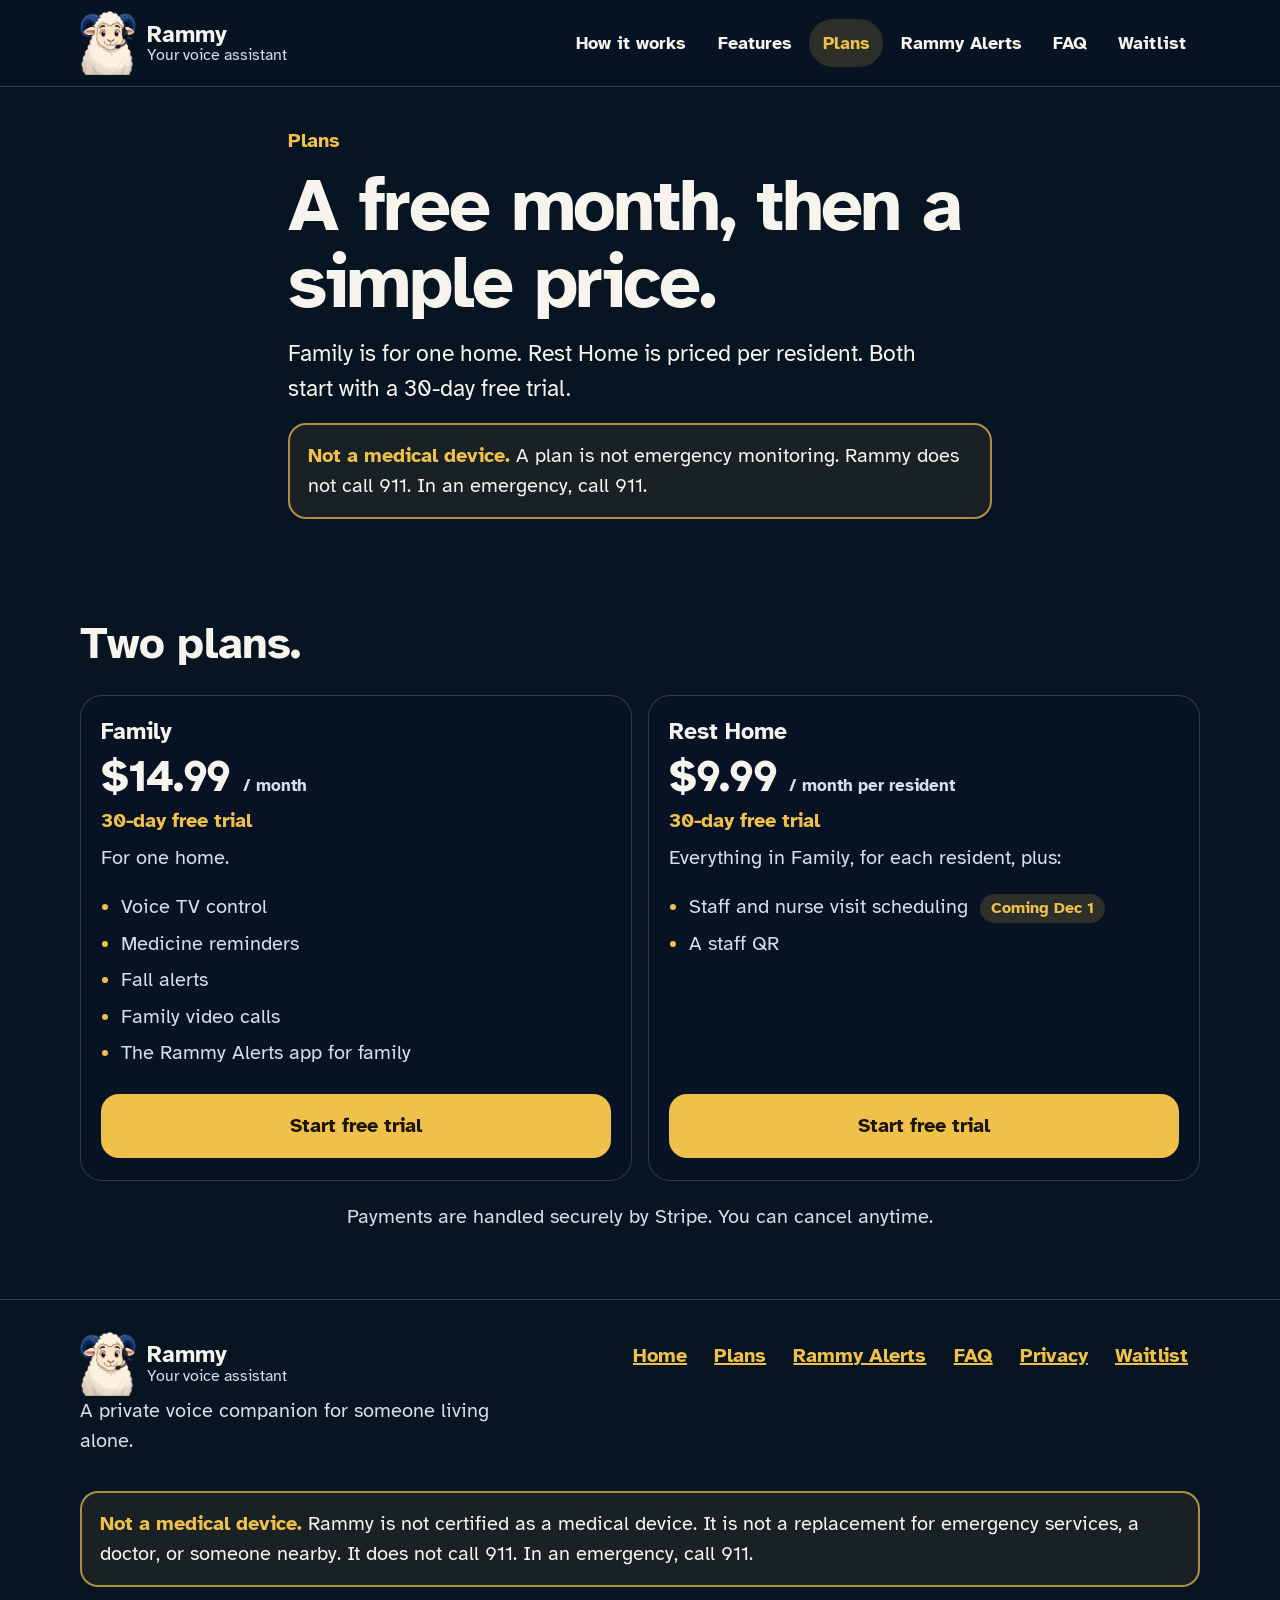
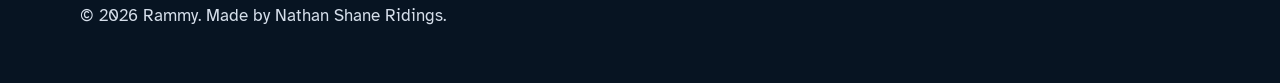
<file: plans/index.html>
<!doctype html>
<html lang="en">
<head>
  <meta charset="utf-8">
  <meta name="viewport" content="width=device-width, initial-scale=1">
  <meta name="theme-color" content="#071422">
  <meta name="color-scheme" content="dark">
  <meta name="description" content="Rammy plans: Family is $14.99 a month for one home. Rest Home is $9.99 a month per resident. Both include a 30-day free trial.">
  <title>Plans — Rammy</title>
  <link rel="canonical" href="https://rammycare.com/plans/">
  <meta property="og:type" content="website">
  <meta property="og:site_name" content="Rammy">
  <meta property="og:title" content="Rammy plans">
  <meta property="og:description" content="Family is $14.99 a month for one home. Rest Home is $9.99 a month per resident. 30-day free trial.">
  <meta property="og:url" content="https://rammycare.com/plans/">
  <meta property="og:image" content="https://rammycare.com/assets/og.png">
  <meta property="og:image:alt" content="Rammy the ram, wearing a headset, beside the words A voice at home.">
  <meta name="twitter:card" content="summary_large_image">
  <meta name="twitter:title" content="Rammy plans">
  <meta name="twitter:description" content="Family is $14.99 a month for one home. Rest Home is $9.99 a month per resident. 30-day free trial.">
  <meta name="twitter:image" content="https://rammycare.com/assets/og.png">
  <link rel="icon" href="../assets/favicon.ico" sizes="any">
  <link rel="icon" href="../assets/favicon-32.png" type="image/png" sizes="32x32">
  <link rel="icon" href="../assets/icon-192.png" type="image/png" sizes="192x192">
  <link rel="apple-touch-icon" href="../assets/apple-touch-icon.png">
  <link rel="stylesheet" href="../css/site.css">
</head>
<body>
  <a class="skip-link" href="#main">Skip to main content</a>
  <header class="site-header">
    <div class="header-inner">
      <a class="brand" href="../">
        <img src="../assets/ram.webp" alt="" width="56" height="64">
        <span class="brand-text"><strong>Rammy</strong><small>Your voice assistant</small></span>
      </a>
      <nav aria-label="Primary">
        <ul class="nav-list">
          <li><a href="../#how">How it works</a></li>
          <li><a href="../#features">Features</a></li>
          <li><a href="./" aria-current="page">Plans</a></li>
          <li><a href="../alerts/">Rammy Alerts</a></li>
          <li><a href="../faq/">FAQ</a></li>
          <li><a href="../contact/">Waitlist</a></li>
        </ul>
      </nav>
    </div>
  </header>

  <main id="main">
    <section class="page-hero">
      <div class="wrap narrow">
        <p class="kicker">Plans</p>
        <h1>A free month, then a simple price.</h1>
        <p class="lead">Family is for one home. Rest Home is priced per resident. Both start with a 30-day free trial.</p>
        <p class="disclaimer"><strong>Not a medical device.</strong> A plan is not emergency monitoring. Rammy does not call 911. In an emergency, call 911.</p>
      </div>
    </section>

    <section class="section">
      <div class="wrap">
        <div class="intro">
          <h2>Two plans.</h2>
        </div>
        <div class="cards">
          <article class="card plan-card">
            <h3>Family</h3>
            <p class="plan-price">$14.99 <span>/ month</span></p>
            <p class="plan-trial">30-day free trial</p>
            <p class="plan-who">For one home.</p>
            <ul class="plan-features">
              <li>Voice TV control</li>
              <li>Medicine reminders</li>
              <li>Fall alerts</li>
              <li>Family video calls</li>
              <li>The Rammy Alerts app for family</li>
            </ul>
            <a class="button gold" data-plan="family" href="../contact/?plan=family#waitlist">Start free trial</a>
          </article>
          <article class="card plan-card">
            <h3>Rest Home</h3>
            <p class="plan-price">$9.99 <span>/ month per resident</span></p>
            <p class="plan-trial">30-day free trial</p>
            <p class="plan-who">Everything in Family, for each resident, plus:</p>
            <ul class="plan-features">
              <li>Staff and nurse visit scheduling <span class="soon">Coming Dec 1</span></li>
              <li>A staff QR</li>
            </ul>
            <a class="button gold" data-plan="rest-home" href="../contact/?plan=rest-home#waitlist">Start free trial</a>
          </article>
        </div>
        <p class="pay-note">Payments are handled securely by Stripe. You can cancel anytime.</p>
      </div>
    </section>
  </main>

  <footer class="site-footer">
    <div class="wrap footer-grid">
      <div>
        <a class="brand" href="../">
          <img src="../assets/ram.webp" alt="" width="56" height="64">
          <span class="brand-text"><strong>Rammy</strong><small>Your voice assistant</small></span>
        </a>
        <p class="footer-note">A private voice companion for someone living alone.</p>
      </div>
      <nav aria-label="Footer">
        <ul class="footer-links">
          <li><a href="../">Home</a></li>
          <li><a href="./" aria-current="page">Plans</a></li>
          <li><a href="../alerts/">Rammy Alerts</a></li>
          <li><a href="../faq/">FAQ</a></li>
          <li><a href="../privacy/">Privacy</a></li>
          <li><a href="../contact/">Waitlist</a></li>
        </ul>
      </nav>
    </div>
    <div class="wrap">
      <p class="disclaimer"><strong>Not a medical device.</strong> Rammy is not certified as a medical device. It is not a replacement for emergency services, a doctor, or someone nearby. It does not call 911. In an emergency, call 911.</p>
      <p class="legal">© 2026 Rammy. Made by Nathan Shane Ridings.</p>
    </div>
  </footer>
  <script src="../js/plans.js"></script>
</body>
</html>
</file>
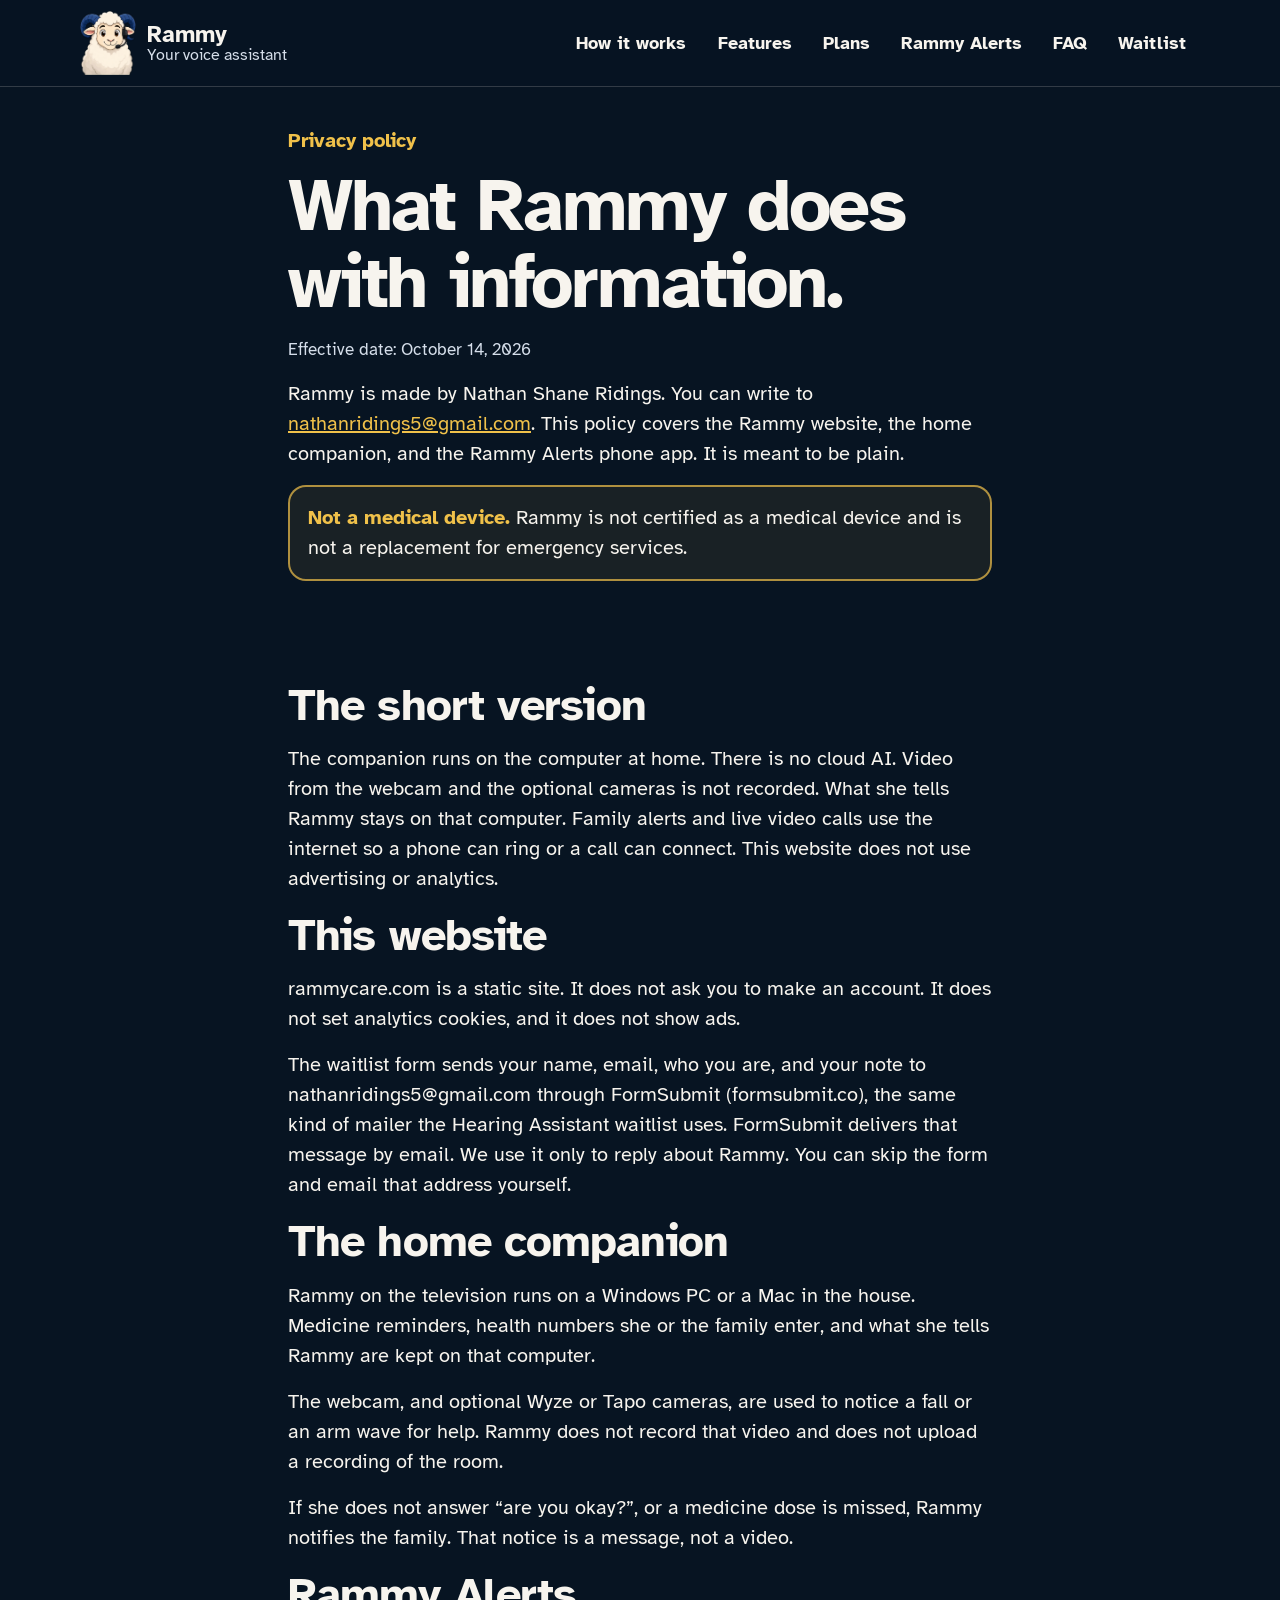
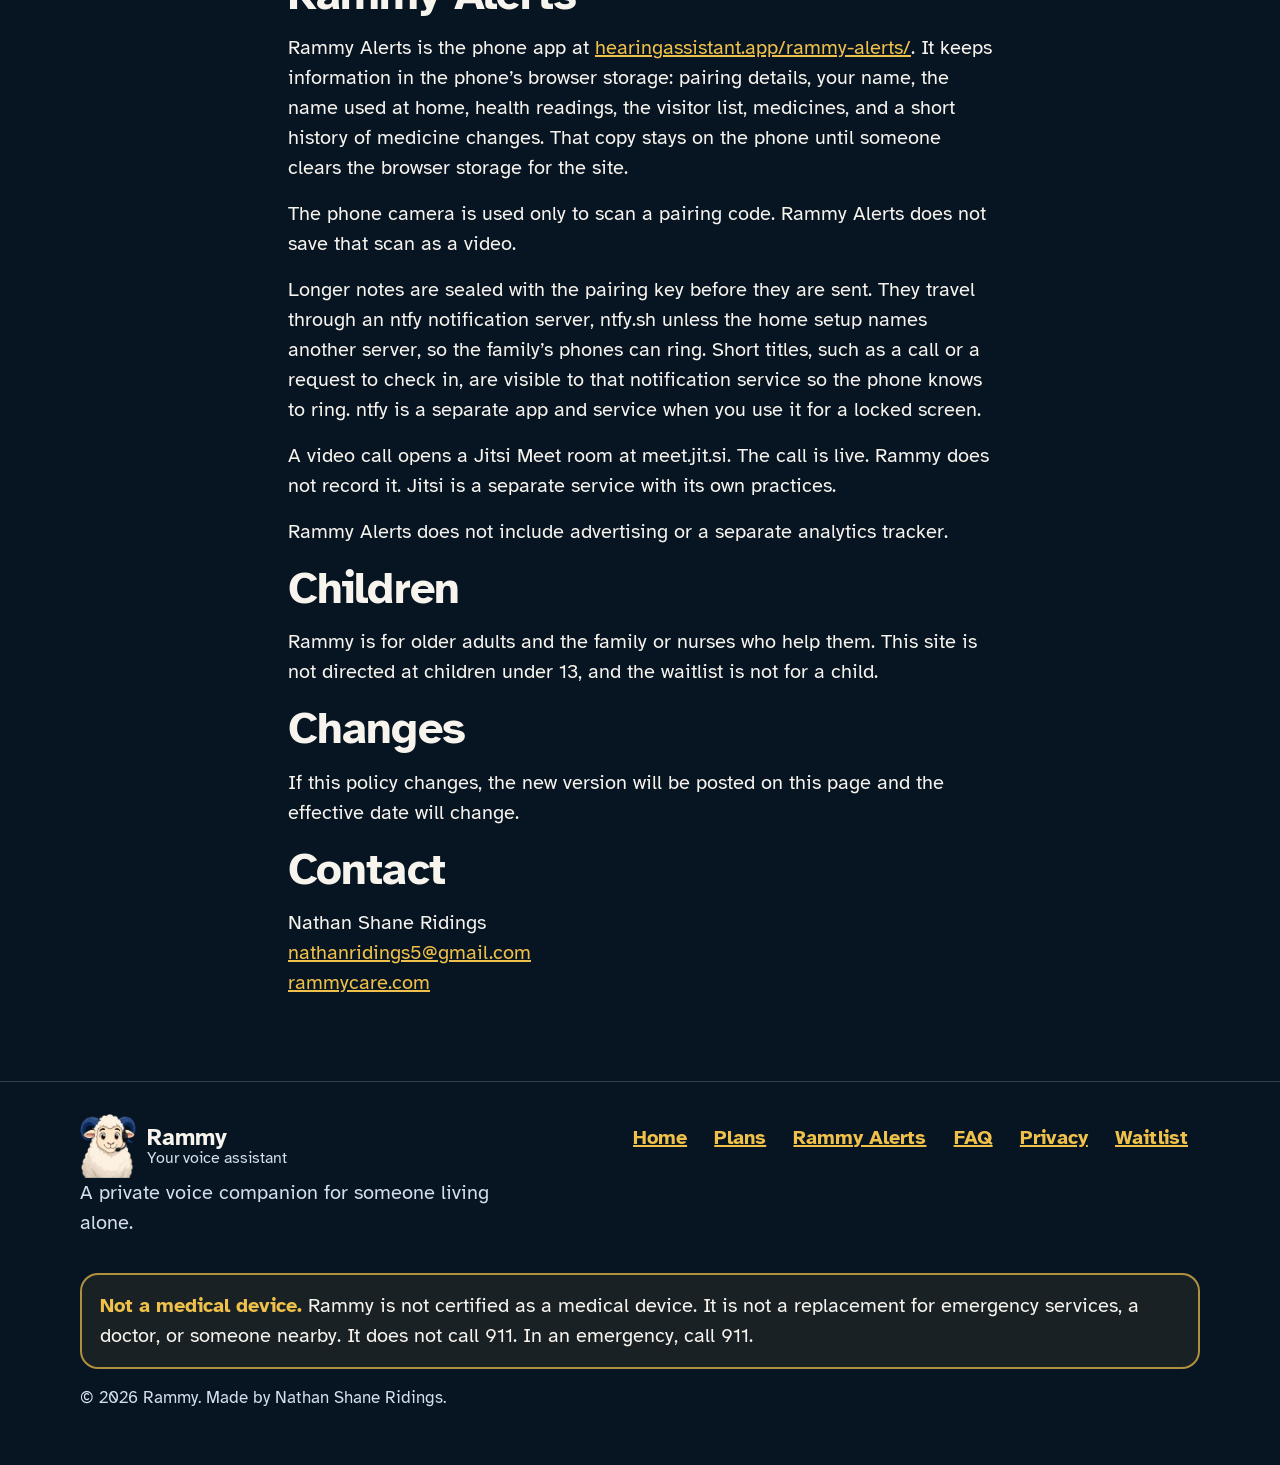
<file: privacy/index.html>
<!doctype html>
<html lang="en">
<head>
  <meta charset="utf-8">
  <meta name="viewport" content="width=device-width, initial-scale=1">
  <meta name="theme-color" content="#071422">
  <meta name="color-scheme" content="dark">
  <meta name="description" content="Privacy policy for Rammy and Rammy Alerts. The companion runs at home. Video is not recorded. Rammy is not a medical device.">
  <title>Privacy policy — Rammy</title>
  <link rel="canonical" href="https://rammycare.com/privacy/">
  <meta property="og:type" content="website">
  <meta property="og:site_name" content="Rammy">
  <meta property="og:title" content="Rammy privacy policy">
  <meta property="og:description" content="What Rammy keeps at home, and what a family alert sends.">
  <meta property="og:url" content="https://rammycare.com/privacy/">
  <meta property="og:image" content="https://rammycare.com/assets/og.png">
  <meta property="og:image:alt" content="Rammy the ram, wearing a headset, beside the words A voice at home.">
  <meta name="twitter:card" content="summary_large_image">
  <meta name="twitter:title" content="Rammy privacy policy">
  <meta name="twitter:description" content="What Rammy keeps at home, and what a family alert sends.">
  <meta name="twitter:image" content="https://rammycare.com/assets/og.png">
  <link rel="icon" href="../assets/favicon.ico" sizes="any">
  <link rel="icon" href="../assets/favicon-32.png" type="image/png" sizes="32x32">
  <link rel="icon" href="../assets/icon-192.png" type="image/png" sizes="192x192">
  <link rel="apple-touch-icon" href="../assets/apple-touch-icon.png">
  <link rel="stylesheet" href="../css/site.css">
</head>
<body>
  <a class="skip-link" href="#main">Skip to main content</a>
  <header class="site-header">
    <div class="header-inner">
      <a class="brand" href="../">
        <img src="../assets/ram.webp" alt="" width="56" height="64">
        <span class="brand-text"><strong>Rammy</strong><small>Your voice assistant</small></span>
      </a>
      <nav aria-label="Primary">
        <ul class="nav-list">
          <li><a href="../#how">How it works</a></li>
          <li><a href="../#features">Features</a></li>
          <li><a href="../plans/">Plans</a></li>
          <li><a href="../alerts/">Rammy Alerts</a></li>
          <li><a href="../faq/">FAQ</a></li>
          <li><a href="../contact/">Waitlist</a></li>
        </ul>
      </nav>
    </div>
  </header>

  <main id="main">
    <section class="page-hero">
      <div class="wrap narrow">
        <p class="kicker">Privacy policy</p>
        <h1>What Rammy does with information.</h1>
        <p class="hint">Effective date: October 14, 2026</p>
        <p>Rammy is made by Nathan Shane Ridings. You can write to <a href="mailto:nathanridings5@gmail.com">nathanridings5@gmail.com</a>. This policy covers the Rammy website, the home companion, and the Rammy Alerts phone app. It is meant to be plain.</p>
        <p class="disclaimer"><strong>Not a medical device.</strong> Rammy is not certified as a medical device and is not a replacement for emergency services.</p>
      </div>
    </section>

    <section class="section">
      <div class="wrap narrow">
        <h2>The short version</h2>
        <p>The companion runs on the computer at home. There is no cloud AI. Video from the webcam and the optional cameras is not recorded. What she tells Rammy stays on that computer. Family alerts and live video calls use the internet so a phone can ring or a call can connect. This website does not use advertising or analytics.</p>

        <h2>This website</h2>
        <p>rammycare.com is a static site. It does not ask you to make an account. It does not set analytics cookies, and it does not show ads.</p>
        <p>The waitlist form sends your name, email, who you are, and your note to nathanridings5@gmail.com through FormSubmit (formsubmit.co), the same kind of mailer the Hearing Assistant waitlist uses. FormSubmit delivers that message by email. We use it only to reply about Rammy. You can skip the form and email that address yourself.</p>

        <h2>The home companion</h2>
        <p>Rammy on the television runs on a Windows PC or a Mac in the house. Medicine reminders, health numbers she or the family enter, and what she tells Rammy are kept on that computer.</p>
        <p>The webcam, and optional Wyze or Tapo cameras, are used to notice a fall or an arm wave for help. Rammy does not record that video and does not upload a recording of the room.</p>
        <p>If she does not answer “are you okay?”, or a medicine dose is missed, Rammy notifies the family. That notice is a message, not a video.</p>

        <h2>Rammy Alerts</h2>
        <p>Rammy Alerts is the phone app at <a href="https://hearingassistant.app/rammy-alerts/">hearingassistant.app/rammy-alerts/</a>. It keeps information in the phone’s browser storage: pairing details, your name, the name used at home, health readings, the visitor list, medicines, and a short history of medicine changes. That copy stays on the phone until someone clears the browser storage for the site.</p>
        <p>The phone camera is used only to scan a pairing code. Rammy Alerts does not save that scan as a video.</p>
        <p>Longer notes are sealed with the pairing key before they are sent. They travel through an ntfy notification server, ntfy.sh unless the home setup names another server, so the family’s phones can ring. Short titles, such as a call or a request to check in, are visible to that notification service so the phone knows to ring. ntfy is a separate app and service when you use it for a locked screen.</p>
        <p>A video call opens a Jitsi Meet room at meet.jit.si. The call is live. Rammy does not record it. Jitsi is a separate service with its own practices.</p>
        <p>Rammy Alerts does not include advertising or a separate analytics tracker.</p>

        <h2>Children</h2>
        <p>Rammy is for older adults and the family or nurses who help them. This site is not directed at children under 13, and the waitlist is not for a child.</p>

        <h2>Changes</h2>
        <p>If this policy changes, the new version will be posted on this page and the effective date will change.</p>

        <h2>Contact</h2>
        <p>
          Nathan Shane Ridings<br>
          <a href="mailto:nathanridings5@gmail.com">nathanridings5@gmail.com</a><br>
          <a href="https://rammycare.com/">rammycare.com</a>
        </p>
      </div>
    </section>
  </main>

  <footer class="site-footer">
    <div class="wrap footer-grid">
      <div>
        <a class="brand" href="../">
          <img src="../assets/ram.webp" alt="" width="56" height="64">
          <span class="brand-text"><strong>Rammy</strong><small>Your voice assistant</small></span>
        </a>
        <p class="footer-note">A private voice companion for someone living alone.</p>
      </div>
      <nav aria-label="Footer">
        <ul class="footer-links">
          <li><a href="../">Home</a></li>
          <li><a href="../plans/">Plans</a></li>
          <li><a href="../alerts/">Rammy Alerts</a></li>
          <li><a href="../faq/">FAQ</a></li>
          <li><a href="./" aria-current="page">Privacy</a></li>
          <li><a href="../contact/">Waitlist</a></li>
        </ul>
      </nav>
    </div>
    <div class="wrap">
      <p class="disclaimer"><strong>Not a medical device.</strong> Rammy is not certified as a medical device. It is not a replacement for emergency services, a doctor, or someone nearby. It does not call 911. In an emergency, call 911.</p>
      <p class="legal">© 2026 Rammy. Made by Nathan Shane Ridings.</p>
    </div>
  </footer>
</body>
</html>
</file>
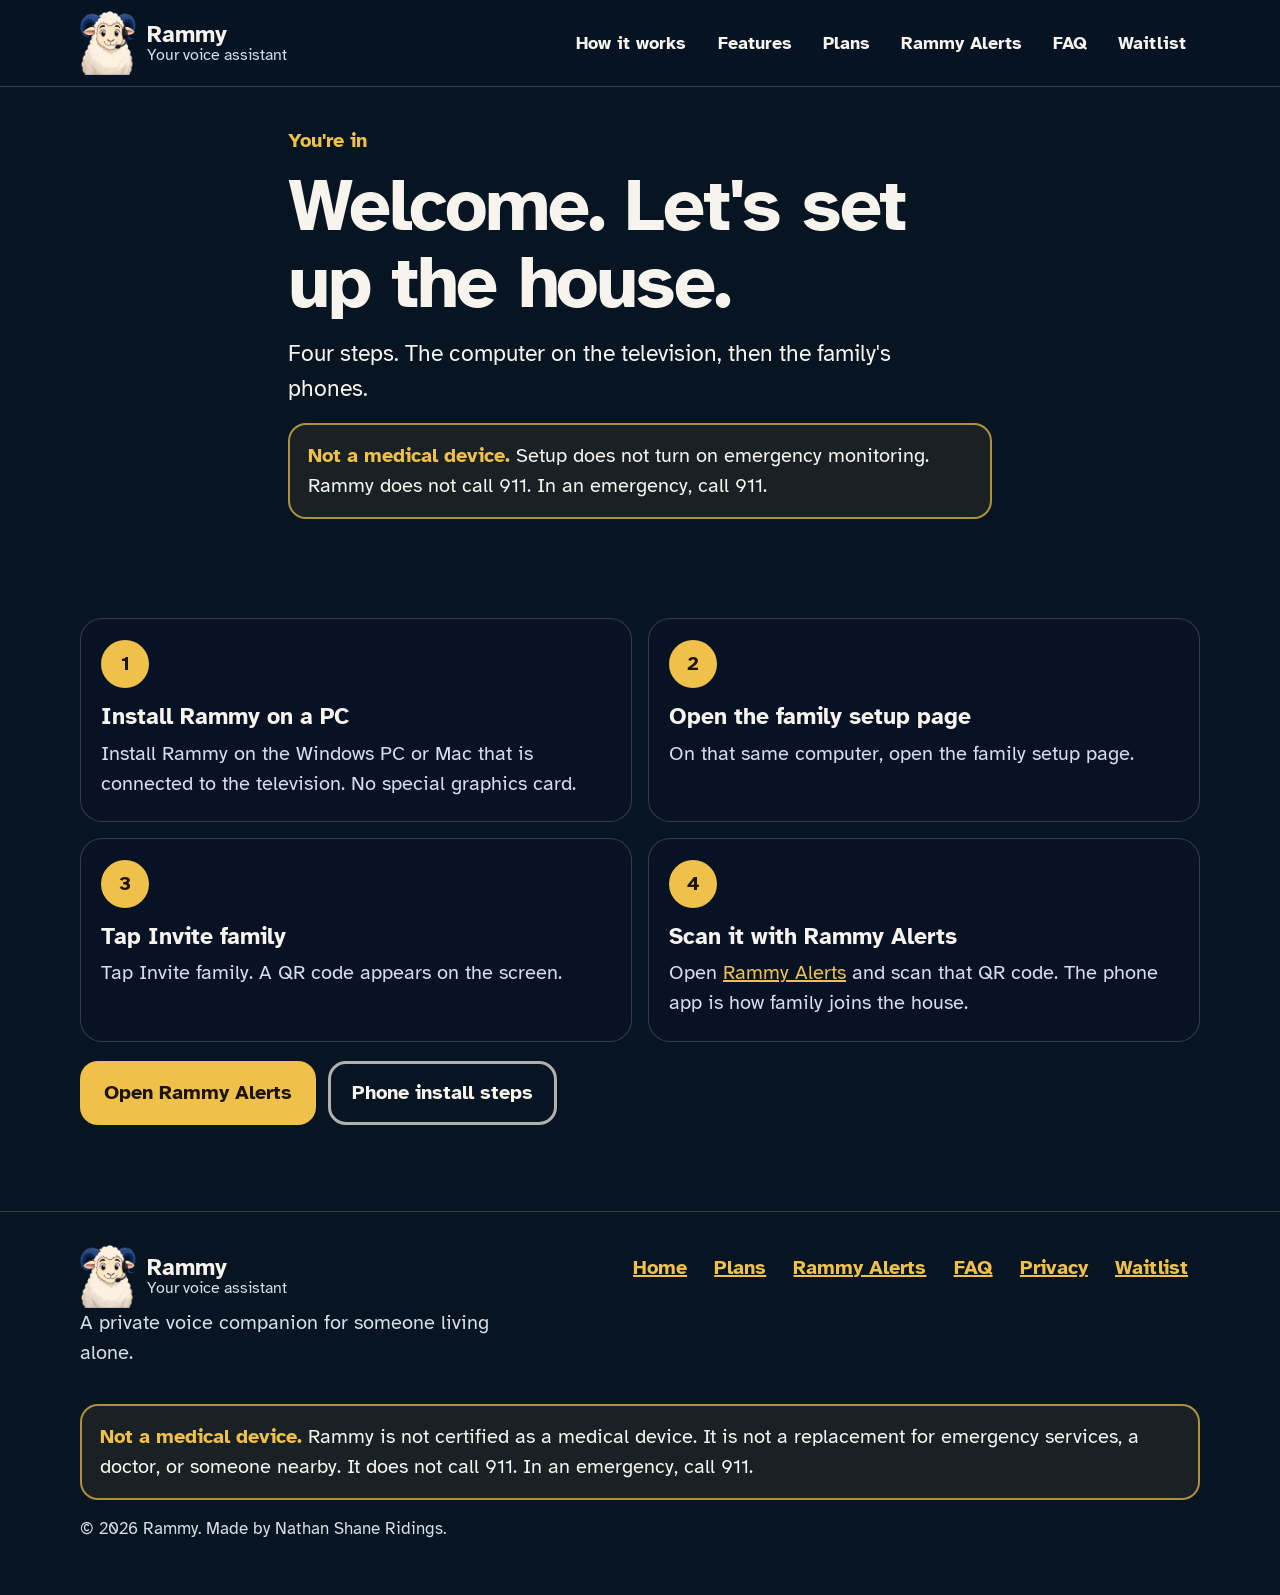
<file: welcome.html>
<!doctype html>
<html lang="en">
<head>
  <meta charset="utf-8">
  <meta name="viewport" content="width=device-width, initial-scale=1">
  <meta name="theme-color" content="#071422">
  <meta name="color-scheme" content="dark">
  <meta name="description" content="After checkout: install Rammy on the computer, open the family setup page, and scan the invite with Rammy Alerts.">
  <title>Welcome — Rammy</title>
  <link rel="canonical" href="https://rammycare.com/welcome.html">
  <meta property="og:type" content="website">
  <meta property="og:site_name" content="Rammy">
  <meta property="og:title" content="Welcome to Rammy">
  <meta property="og:description" content="Install Rammy on the computer, open the family setup page, and scan the invite with Rammy Alerts.">
  <meta property="og:url" content="https://rammycare.com/welcome.html">
  <meta property="og:image" content="https://rammycare.com/assets/og.png">
  <meta property="og:image:alt" content="Rammy the ram, wearing a headset, beside the words A voice at home.">
  <meta name="twitter:card" content="summary_large_image">
  <meta name="twitter:title" content="Welcome to Rammy">
  <meta name="twitter:description" content="Install Rammy on the computer, open the family setup page, and scan the invite with Rammy Alerts.">
  <meta name="twitter:image" content="https://rammycare.com/assets/og.png">
  <link rel="icon" href="assets/favicon.ico" sizes="any">
  <link rel="icon" href="assets/favicon-32.png" type="image/png" sizes="32x32">
  <link rel="icon" href="assets/icon-192.png" type="image/png" sizes="192x192">
  <link rel="apple-touch-icon" href="assets/apple-touch-icon.png">
  <link rel="stylesheet" href="css/site.css">
</head>
<body>
  <a class="skip-link" href="#main">Skip to main content</a>
  <header class="site-header">
    <div class="header-inner">
      <a class="brand" href="./">
        <img src="assets/ram.webp" alt="" width="56" height="64">
        <span class="brand-text"><strong>Rammy</strong><small>Your voice assistant</small></span>
      </a>
      <nav aria-label="Primary">
        <ul class="nav-list">
          <li><a href="index.html#how">How it works</a></li>
          <li><a href="index.html#features">Features</a></li>
          <li><a href="plans/">Plans</a></li>
          <li><a href="alerts/">Rammy Alerts</a></li>
          <li><a href="faq/">FAQ</a></li>
          <li><a href="contact/">Waitlist</a></li>
        </ul>
      </nav>
    </div>
  </header>

  <main id="main">
    <section class="page-hero">
      <div class="wrap narrow">
        <p class="kicker">You're in</p>
        <h1>Welcome. Let's set up the house.</h1>
        <p class="lead">Four steps. The computer on the television, then the family's phones.</p>
        <p class="disclaimer"><strong>Not a medical device.</strong> Setup does not turn on emergency monitoring. Rammy does not call 911. In an emergency, call 911.</p>
      </div>
    </section>

    <section class="section">
      <div class="wrap">
        <ol class="steps setup-steps">
          <li>
            <span class="num">1</span>
            <h3>Install Rammy on a PC</h3>
            <p>Install Rammy on the Windows PC or Mac that is connected to the television. No special graphics card.</p>
          </li>
          <li>
            <span class="num">2</span>
            <h3>Open the family setup page</h3>
            <p>On that same computer, open the family setup page.</p>
          </li>
          <li>
            <span class="num">3</span>
            <h3>Tap Invite family</h3>
            <p>Tap Invite family. A QR code appears on the screen.</p>
          </li>
          <li>
            <span class="num">4</span>
            <h3>Scan it with Rammy Alerts</h3>
            <p>Open <a href="https://hearingassistant.app/rammy-alerts/">Rammy Alerts</a> and scan that QR code. The phone app is how family joins the house.</p>
          </li>
        </ol>
        <div class="hero-actions">
          <a class="button gold" href="https://hearingassistant.app/rammy-alerts/">Open Rammy Alerts</a>
          <a class="button ghost" href="alerts/">Phone install steps</a>
        </div>
      </div>
    </section>
  </main>

  <footer class="site-footer">
    <div class="wrap footer-grid">
      <div>
        <a class="brand" href="./">
          <img src="assets/ram.webp" alt="" width="56" height="64">
          <span class="brand-text"><strong>Rammy</strong><small>Your voice assistant</small></span>
        </a>
        <p class="footer-note">A private voice companion for someone living alone.</p>
      </div>
      <nav aria-label="Footer">
        <ul class="footer-links">
          <li><a href="./">Home</a></li>
          <li><a href="plans/">Plans</a></li>
          <li><a href="alerts/">Rammy Alerts</a></li>
          <li><a href="faq/">FAQ</a></li>
          <li><a href="privacy/">Privacy</a></li>
          <li><a href="contact/">Waitlist</a></li>
        </ul>
      </nav>
    </div>
    <div class="wrap">
      <p class="disclaimer"><strong>Not a medical device.</strong> Rammy is not certified as a medical device. It is not a replacement for emergency services, a doctor, or someone nearby. It does not call 911. In an emergency, call 911.</p>
      <p class="legal">© 2026 Rammy. Made by Nathan Shane Ridings.</p>
    </div>
  </footer>
</body>
</html>
</file>
<file: css/site.css>
@font-face {
  font-family: "Atkinson Hyperlegible";
  src: url("../fonts/AtkinsonHyperlegible-Regular.woff2") format("woff2");
  font-weight: 400;
  font-style: normal;
  font-display: swap;
}
@font-face {
  font-family: "Atkinson Hyperlegible";
  src: url("../fonts/AtkinsonHyperlegible-Bold.woff2") format("woff2");
  font-weight: 700;
  font-style: normal;
  font-display: swap;
}

:root {
  --bg: #071422;
  --bg-raise: #102033;
  --ink: #f7f4ee;
  --muted: #d5deea;
  --gold: #f0c14a;
  --gold-ink: #1c1406;
  --line: rgba(247, 244, 238, 0.18);
  --card: rgba(8, 20, 38, 0.78);
  --blue: #1d4ed8;
  --green: #15803d;
  --purple: #6d28d9;
  --red: #dc2626;
  --focus: #fff;
  --wrap: 1120px;
}

* { box-sizing: border-box; }
html { scroll-behavior: smooth; scroll-padding-top: 7.5rem; }
body {
  margin: 0;
  background: var(--bg);
  color: var(--ink);
  font-family: "Atkinson Hyperlegible", "Segoe UI", Verdana, sans-serif;
  font-size: 1.25rem;
  line-height: 1.5;
}
img { max-width: 100%; height: auto; }
h1, h2, h3, p { margin-top: 0; }
h1 {
  font-size: clamp(2.6rem, 6vw, 4.6rem);
  line-height: 1.05;
  letter-spacing: -0.03em;
  margin-bottom: 1rem;
}
h2 {
  font-size: clamp(2rem, 4vw, 2.8rem);
  line-height: 1.15;
  letter-spacing: -0.02em;
  margin-bottom: 0.8rem;
}
h3 { font-size: 1.45rem; line-height: 1.25; margin-bottom: 0.45rem; }
a { color: var(--gold); }
a:hover { color: #ffe08a; }
p { margin-bottom: 1rem; }
:focus { outline: none; }
:focus-visible {
  outline: 3px solid var(--focus);
  outline-offset: 3px;
}

.skip-link {
  position: absolute;
  left: 1rem;
  top: -5rem;
  z-index: 20;
  background: var(--gold);
  color: var(--gold-ink);
  font-weight: 700;
  padding: 0.8rem 1rem;
  border-radius: 12px;
}
.skip-link:focus { top: 1rem; }

.wrap {
  width: min(var(--wrap), calc(100% - 2.5rem));
  margin-inline: auto;
}
.narrow { max-width: 44rem; }

.site-header {
  position: sticky;
  top: 0;
  z-index: 10;
  background: rgba(7, 20, 34, 0.94);
  border-bottom: 1px solid var(--line);
  backdrop-filter: blur(10px);
}
.header-inner {
  width: min(var(--wrap), calc(100% - 2.5rem));
  margin-inline: auto;
  display: flex;
  flex-wrap: wrap;
  align-items: center;
  justify-content: space-between;
  gap: 0.6rem 1.2rem;
  padding: 0.7rem 0;
}
.brand {
  display: flex;
  align-items: center;
  gap: 0.7rem;
  color: var(--ink);
  text-decoration: none;
  min-height: 64px;
}
.brand img { width: 56px; height: 64px; object-fit: contain; }
.brand-text { display: flex; flex-direction: column; line-height: 1.1; }
.brand-text strong { font-size: 1.45rem; }
.brand-text small { color: var(--muted); font-size: 1rem; }

.nav-list {
  display: flex;
  flex-wrap: wrap;
  gap: 0.25rem;
  list-style: none;
  margin: 0;
  padding: 0;
}
.nav-list a {
  display: inline-flex;
  align-items: center;
  min-height: 48px;
  padding: 0.4rem 0.85rem;
  border-radius: 999px;
  color: var(--ink);
  text-decoration: none;
  font-weight: 700;
  font-size: 1.125rem;
}
.nav-list a:hover { background: rgba(255, 255, 255, 0.08); color: #fff; }
.nav-list a[aria-current="page"] {
  background: rgba(240, 193, 74, 0.16);
  color: var(--gold);
}

.hero {
  position: relative;
  overflow: hidden;
  padding: 2.5rem 0 6.5rem;
}
.aurora, .stars, .hills { position: absolute; inset: 0; pointer-events: none; }
.aurora {
  background:
    radial-gradient(ellipse 55% 70% at 12% 0%, rgba(130, 70, 210, 0.55), transparent 60%),
    radial-gradient(ellipse 50% 65% at 78% 8%, rgba(40, 200, 160, 0.42), transparent 58%),
    radial-gradient(ellipse 40% 50% at 48% 0%, rgba(80, 140, 255, 0.32), transparent 55%),
    linear-gradient(#07111f, #0c2340 42%, #071422 100%);
  animation: drift 28s ease-in-out infinite alternate;
}
.stars {
  background-image:
    radial-gradient(1.5px 1.5px at 8% 20%, #fff, transparent),
    radial-gradient(1.5px 1.5px at 18% 42%, #fff, transparent),
    radial-gradient(1px 1px at 28% 12%, #fff, transparent),
    radial-gradient(1.5px 1.5px at 40% 30%, rgba(255,255,255,.8), transparent),
    radial-gradient(1px 1px at 52% 16%, #fff, transparent),
    radial-gradient(1.5px 1.5px at 63% 38%, #fff, transparent),
    radial-gradient(1px 1px at 74% 14%, #fff, transparent),
    radial-gradient(1.5px 1.5px at 86% 28%, #fff, transparent),
    radial-gradient(1px 1px at 94% 18%, #fff, transparent),
    radial-gradient(1px 1px at 15% 62%, rgba(255,255,255,.7), transparent),
    radial-gradient(1.5px 1.5px at 70% 58%, #fff, transparent);
  background-size: 100% 100%;
}
.hills { top: auto; height: 170px; width: 100%; }
.hero-copy, .hero-figure { position: relative; z-index: 1; }
.kicker {
  color: var(--gold);
  font-weight: 700;
  margin-bottom: 0.7rem;
}
.lead { font-size: clamp(1.25rem, 2vw, 1.45rem); max-width: 42rem; }
.here {
  color: var(--gold);
  font-size: 1.45rem;
  font-weight: 700;
  margin: 0.2rem 0 1.2rem;
}
.hero-actions, .close-actions {
  display: flex;
  flex-wrap: wrap;
  gap: 0.8rem;
  margin: 1.2rem 0;
}
.button {
  display: inline-flex;
  align-items: center;
  justify-content: center;
  gap: 0.55rem;
  min-height: 64px;
  padding: 0.8rem 1.3rem;
  border-radius: 18px;
  border: 3px solid transparent;
  font: inherit;
  font-weight: 700;
  font-size: 1.25rem;
  text-decoration: none;
  cursor: pointer;
}
.button.gold { background: var(--gold); color: var(--gold-ink); }
.button.gold:hover { background: #ffd56a; color: var(--gold-ink); }
.button.ghost {
  background: transparent;
  color: var(--ink);
  border-color: rgba(247, 244, 238, 0.7);
}
.button.ghost:hover { background: rgba(255, 255, 255, 0.08); color: #fff; }
.button:disabled { opacity: 0.7; cursor: wait; }
.text-link { font-weight: 700; }

.hero-figure { margin: 1.5rem 0 0; }
.hero-figure figcaption {
  margin-top: 0.8rem;
  color: var(--muted);
  font-size: 1.05rem;
}

.tv {
  container-type: inline-size;
  background: rgba(6, 16, 32, 0.82);
  border: 1px solid rgba(255, 255, 255, 0.14);
  border-radius: 28px;
  padding: 1.1rem 1.1rem 0.9rem;
  box-shadow: 0 28px 70px rgba(0, 0, 0, 0.4);
}
.wordmark {
  display: flex;
  align-items: center;
  gap: 0.7rem;
  margin-bottom: 0.4rem;
}
.mic-badge {
  width: 42px;
  height: 42px;
  border-radius: 50%;
  display: grid;
  place-items: center;
  background: rgba(255, 255, 255, 0.1);
  border: 2px solid rgba(255, 255, 255, 0.35);
}
.mic-badge svg, .tb svg { width: 22px; height: 22px; }
.wordmark strong { display: block; font-size: 1.35rem; line-height: 1; }
.wordmark small { color: var(--muted); font-size: 0.95rem; }
.tv-head {
  display: grid;
  grid-template-columns: auto 1fr;
  gap: 0.35rem 0.8rem;
  align-items: end;
}
.tv-ram { width: 92px; height: auto; }
.clock {
  margin: 0;
  font-size: clamp(3rem, 7vw, 4.5rem);
  line-height: 0.9;
  font-weight: 700;
}
.clock span {
  font-size: 0.38em;
  margin-left: 0.15em;
  vertical-align: top;
  line-height: 1.6;
}
.rule { height: 2px; background: rgba(255, 255, 255, 0.85); margin: 0.45rem 0; border: 0; }
.day { margin: 0; font-size: 1.15rem; }
.greet {
  display: flex;
  align-items: center;
  gap: 0.4rem;
  color: var(--gold);
  font-weight: 700;
  margin: 0.25rem 0 0;
}
.greet svg { width: 22px; height: 22px; }

.tv-cards, .tv-buttons {
  display: grid;
  grid-template-columns: repeat(4, 1fr);
  gap: 0.65rem;
}
.tv-cards { margin-top: 1rem; }
.tv-card {
  background: rgba(8, 18, 34, 0.72);
  border-radius: 16px;
  padding: 0.75rem 0.8rem 0.85rem;
  min-height: 7.5rem;
}
.tv-card .label { color: var(--gold); font-weight: 700; margin: 0 0 0.35rem; font-size: 0.95rem; }
.tv-card strong { display: block; font-size: 1.15rem; line-height: 1.2; margin-bottom: 0.25rem; }
.tv-card p { margin: 0; font-size: 0.95rem; color: var(--muted); }
.im-here {
  text-align: center;
  font-size: 1.35rem;
  margin: 0.9rem 0 0.7rem;
}
.tb {
  display: flex;
  align-items: center;
  justify-content: center;
  gap: 0.4rem;
  min-height: 64px;
  border-radius: 16px;
  color: #fff;
  font-weight: 700;
  font-size: 1.05rem;
  text-align: center;
  padding: 0.5rem;
}
.tb.watch { background: var(--blue); box-shadow: 0 0 0 3px #fff; }
.tb.meds { background: var(--green); }
.tb.call { background: var(--purple); }
.tb.help { background: var(--red); }
.say {
  display: flex;
  justify-content: center;
  gap: 0.45rem;
  align-items: center;
  color: var(--muted);
  font-size: 0.95rem;
  margin: 0.75rem 0 0.2rem;
}
.say svg { width: 16px; height: 16px; }

@container (max-width: 720px) {
  .tv-cards, .tv-buttons { grid-template-columns: 1fr 1fr; }
  .clock { font-size: 3rem; }
}

.section { padding: 4.2rem 0; }
.section + .section { padding-top: 0; }
.intro { max-width: 44rem; margin-bottom: 1.6rem; }

.steps, .cards, .points, .gear {
  list-style: none;
  margin: 0;
  padding: 0;
}
.steps {
  display: grid;
  grid-template-columns: repeat(3, 1fr);
  gap: 1rem;
}
.steps li, .card, .point, .gear li, .form-card, .callout {
  background: var(--card);
  border: 1px solid var(--line);
  border-radius: 22px;
}
.steps li { padding: 1.3rem 1.25rem 1.4rem; }
.num {
  display: inline-grid;
  place-items: center;
  width: 48px;
  height: 48px;
  border-radius: 50%;
  background: var(--gold);
  color: var(--gold-ink);
  font-weight: 700;
  margin-bottom: 0.9rem;
}
.steps p, .card p, .point p { margin-bottom: 0; color: var(--muted); }
.steps.setup-steps { grid-template-columns: 1fr 1fr; }

.plan-card {
  display: flex;
  flex-direction: column;
}
.plan-card .plan-price {
  color: var(--ink);
  font-size: clamp(2.1rem, 4vw, 2.8rem);
  line-height: 1.05;
  font-weight: 700;
  letter-spacing: -0.03em;
  margin-bottom: 0.35rem;
}
.plan-card .plan-price span {
  font-size: 1.05rem;
  font-weight: 700;
  color: var(--muted);
  letter-spacing: 0;
}
.plan-card .plan-trial {
  color: var(--gold);
  font-weight: 700;
  margin-bottom: 0.45rem;
}
.plan-card .plan-who { margin-bottom: 0.8rem; }
.plan-features {
  margin: 0 0 1.2rem;
  padding-left: 1.25rem;
}
.plan-features li { margin: 0.4rem 0; color: var(--muted); }
.plan-features li::marker { color: var(--gold); font-weight: 700; }
.plan-card .button { width: 100%; margin-top: auto; }
.pay-note {
  margin: 1.3rem 0 0;
  text-align: center;
  color: var(--muted);
}
.card p.soon,
.soon {
  display: inline-block;
  margin: 0 0 0.7rem;
  padding: 0.15rem 0.7rem;
  border-radius: 999px;
  background: rgba(240, 193, 74, 0.16);
  color: var(--gold);
  font-weight: 700;
  font-size: 1rem;
}
.plan-features .soon {
  margin: 0 0 0 0.35rem;
  vertical-align: middle;
}

.cards {
  display: grid;
  grid-template-columns: 1fr 1fr;
  gap: 1rem;
}
.card { padding: 1.3rem 1.25rem 1.4rem; }
.card h3 { display: flex; align-items: center; gap: 0.55rem; }
.dot {
  width: 0.85rem;
  height: 0.85rem;
  border-radius: 50%;
  flex: none;
}
.dot.watch { background: var(--blue); }
.dot.meds { background: var(--green); }
.dot.call { background: var(--purple); }
.dot.help { background: var(--red); }
.dot.gold { background: var(--gold); }

.story-grid {
  display: grid;
  grid-template-columns: 180px 1fr;
  gap: 1.5rem;
  align-items: center;
  background: var(--card);
  border: 1px solid var(--line);
  border-radius: 28px;
  padding: 1.5rem;
}
.story-grid img { width: 160px; margin-inline: auto; }
.story-grid p:last-child { margin-bottom: 0; }

.points {
  display: grid;
  grid-template-columns: repeat(3, 1fr);
  gap: 1rem;
}
.point { padding: 1.3rem 1.2rem; }
.point h3 { color: var(--gold); font-size: 1.3rem; }

.gear { display: grid; gap: 0.8rem; }
.gear li {
  display: grid;
  gap: 0.2rem;
  padding: 1rem 1.2rem;
}
.gear strong { font-size: 1.25rem; }
.gear span { color: var(--muted); }

.callout, .disclaimer {
  border: 2px solid rgba(240, 193, 74, 0.7);
  background: rgba(240, 193, 74, 0.08);
  border-radius: 18px;
  padding: 1rem 1.15rem;
}
.disclaimer { color: var(--ink); }
.disclaimer strong { color: var(--gold); }
.callout p:last-child { margin-bottom: 0; }

.close { padding-bottom: 4.5rem; }
.page-hero { padding: 2.4rem 0 1rem; }

.form-card { padding: 1.3rem 1.25rem 1.4rem; max-width: 40rem; }
.form-card label { display: block; font-weight: 700; margin: 1rem 0 0.4rem; }
.form-card label:first-of-type { margin-top: 0; }
.form-card input,
.form-card select,
.form-card textarea {
  width: 100%;
  min-height: 56px;
  padding: 0.75rem 1rem;
  border-radius: 14px;
  border: 2px solid rgba(28, 20, 6, 0.25);
  background: #fffaf3;
  color: #1c1406;
  font: inherit;
  font-size: 1.125rem;
}
.form-card textarea { min-height: 140px; resize: vertical; }
.form-card input:focus-visible,
.form-card select:focus-visible,
.form-card textarea:focus-visible {
  outline: 3px solid #1d4ed8;
  outline-offset: 2px;
  border-color: #1d4ed8;
}
.form-card .button { width: 100%; margin-top: 1rem; }
.hint { color: var(--muted); font-size: 1.05rem; }
.form-message {
  margin: 1rem 0 0;
  padding: 0.9rem 1rem;
  border-radius: 12px;
  font-weight: 700;
}
.form-message[hidden] { display: none; }
.form-message.success { background: #e9f8f1; color: #145c3a; }
.form-message.error { background: #fdeceb; color: #8c2f28; }
.form-message.pending { background: #eef6fa; color: #1a5276; }
.hp {
  position: absolute;
  left: -10000px;
  width: 1px;
  height: 1px;
  overflow: hidden;
}

.steps-list { margin: 0 0 1rem; padding-left: 1.4rem; }
.steps-list li { margin: 0.45rem 0; }
.steps-list li::marker { color: var(--gold); font-weight: 700; }

.site-footer {
  border-top: 1px solid var(--line);
  padding: 2rem 0 2.4rem;
}
.footer-grid {
  display: flex;
  flex-wrap: wrap;
  justify-content: space-between;
  gap: 1.2rem;
  margin-bottom: 1.2rem;
}
.footer-note { color: var(--muted); max-width: 28rem; }
.footer-links {
  display: flex;
  flex-wrap: wrap;
  gap: 0.3rem 0.2rem;
  list-style: none;
  margin: 0;
  padding: 0;
  align-content: center;
}
.footer-links a {
  display: inline-flex;
  align-items: center;
  min-height: 48px;
  padding: 0.3rem 0.75rem;
  font-weight: 700;
}
.legal { color: var(--muted); font-size: 1.05rem; }

@keyframes drift {
  from { transform: translate3d(0, 0, 0) scale(1); }
  to { transform: translate3d(-2%, 1.5%, 0) scale(1.05); }
}

@media (max-width: 900px) {
  .steps, .steps.setup-steps, .points { grid-template-columns: 1fr; }
  .story-grid { grid-template-columns: 1fr; text-align: left; }
}
@media (max-width: 720px) {
  .cards { grid-template-columns: 1fr; }
  .hero-actions .button, .close-actions .button { width: 100%; }
  h1 { font-size: 2.5rem; }
}
@media (max-width: 420px) {
  body { font-size: 1.15rem; }
  .wrap, .header-inner { width: min(var(--wrap), calc(100% - 1.5rem)); }
  .tv-head { grid-template-columns: 1fr; }
}

@media (prefers-reduced-motion: reduce) {
  html { scroll-behavior: auto; }
  .aurora { animation: none; }
}
@media (prefers-contrast: more) {
  .card, .steps li, .point, .gear li, .form-card, .tv, .site-header {
    border-color: #fff;
  }
}
@media print {
  body { background: #fff; color: #111; }
  .aurora, .stars, .hills, .site-header { display: none; }
  .hero { padding-top: 0; }
  a { color: #111; }
  .card, .steps li, .point, .gear li, .form-card, .tv, .story-grid {
    background: #fff;
    color: #111;
    border-color: #111;
  }
  .steps p, .card p, .point p, .gear span, .hint, .legal { color: #222; }
}
</file>
